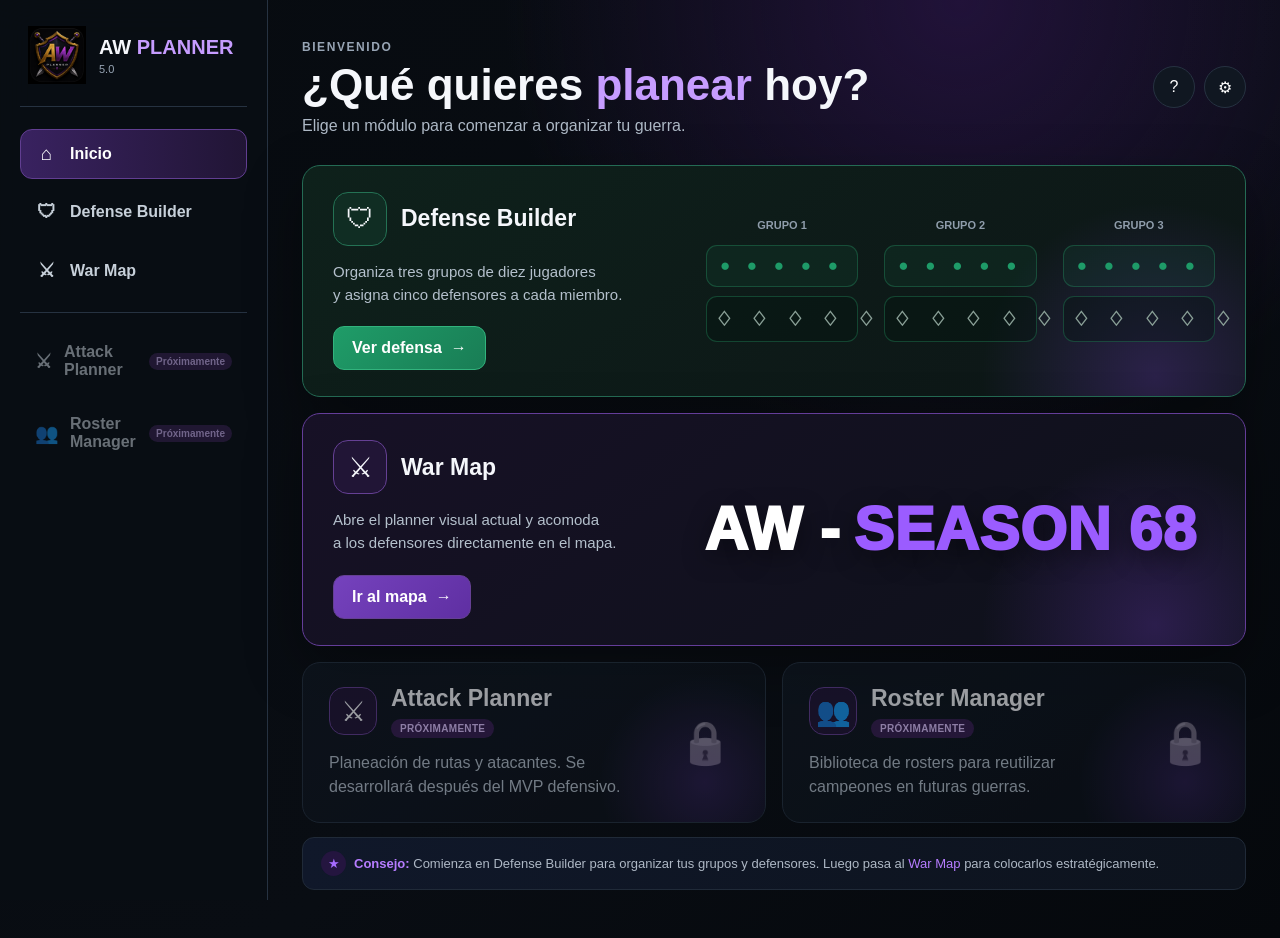
<file: index.html>
<!doctype html>
<html lang="es">
<head>
  <meta charset="utf-8">
  <meta name="viewport" content="width=device-width,initial-scale=1">
  <link rel="icon" href="favicon.png">
  <meta name="theme-color" content="#6D28D9">
  <title>AW Planner 5.0</title>
  <meta name="description" content="Planifica una Alliance War en menos de 10 minutos.">
  <link rel="stylesheet" href="css/app.css">
</head>
<body>
  <div class="mobile-top">
    <img src="favicon.png" alt="AW">
    <strong>AW <span style="color:var(--purple2)">PLANNER</span></strong>
    <button class="mobile-menu" data-mobile-menu aria-label="Abrir menú">☰</button>
  </div>

  <nav class="mobile-nav" data-mobile-nav>
    <a class="nav-link active" href="index.html"><span class="nav-icon">⌂</span>Inicio</a>
    <a class="nav-link" href="defense-builder.html"><span class="nav-icon">🛡</span>Defense Builder</a>
    <a class="nav-link" href="war-map.html"><span class="nav-icon">⚔</span>War Map</a>
    <span class="nav-link disabled"><span class="nav-icon">⚔</span>Attack Planner<span class="badge">Próximamente</span></span>
    <span class="nav-link disabled"><span class="nav-icon">👥</span>Roster Manager<span class="badge">Próximamente</span></span>
  </nav>

  <div class="app-shell">
    <aside class="sidebar">
      <div class="brand-lockup">
        <img src="favicon.png" alt="AW Planner">
        <div>
          <strong>AW <span>PLANNER</span></strong>
          <div class="version">5.0</div>
        </div>
      </div>

      <nav class="nav">
        <a class="nav-link active" href="index.html"><span class="nav-icon">⌂</span>Inicio</a>
        <a class="nav-link" href="defense-builder.html"><span class="nav-icon">🛡</span>Defense Builder</a>
        <a class="nav-link" href="war-map.html"><span class="nav-icon">⚔</span>War Map</a>
        <div class="nav-divider"></div>
        <span class="nav-link disabled"><span class="nav-icon">⚔</span>Attack Planner<span class="badge">Próximamente</span></span>
        <span class="nav-link disabled"><span class="nav-icon">👥</span>Roster Manager<span class="badge">Próximamente</span></span>
      </nav>

    </aside>

    <main class="main dashboard-main">
      <header class="topbar">
        <div>
          <div class="eyebrow">Bienvenido</div>
          <h1>¿Qué quieres <span>planear</span> hoy?</h1>
          <p class="hero-copy">Elige un módulo para comenzar a organizar tu guerra.</p>
        </div>
        <div class="top-actions">
          <button class="round-btn" title="Ayuda">?</button>
          <button class="round-btn" title="Configuración">⚙</button>
        </div>
      </header>

      <section class="dashboard-modules">
        <article class="module-card module-card-wide defense featured-step">
          <div class="card-copy">
            <div class="module-head">
              <div class="module-icon">🛡</div>
              <div>
                <h2>Defense Builder</h2>
              </div>
            </div>
            <p>Organiza tres grupos de diez jugadores<br>y asigna cinco defensores a cada miembro.</p>
            <div class="module-actions"><a class="btn green" href="defense-builder.html">Ver defensa <span>→</span></a></div>
          </div>
          <div class="defense-visual" aria-hidden="true">
            <div class="mini-group"><span>GRUPO 1</span><div class="people-row">● ● ● ● ●</div><div class="shield-row">♢ ♢ ♢ ♢ ♢</div></div>
            <div class="mini-group"><span>GRUPO 2</span><div class="people-row">● ● ● ● ●</div><div class="shield-row">♢ ♢ ♢ ♢ ♢</div></div>
            <div class="mini-group"><span>GRUPO 3</span><div class="people-row">● ● ● ● ●</div><div class="shield-row">♢ ♢ ♢ ♢ ♢</div></div>
          </div>
        </article>

        <article class="module-card module-card-wide primary featured-step">
          <div class="card-copy">
            <div class="module-head">
              <div class="module-icon">⚔</div>
              <div>
                <h2>War Map</h2>
              </div>
            </div>
            <p>Abre el planner visual actual y acomoda<br>a los defensores directamente en el mapa.</p>
            <div class="module-actions"><a class="btn" href="war-map.html">Ir al mapa <span>→</span></a></div>
          </div>
          <div class="war-season" aria-label="Temporada actual de Alliance War">
            <span>AW -</span> <strong>SEASON 68</strong>
          </div>
        </article>

        <div class="future-grid">
          <article class="module-card locked compact-card">
            <div class="module-head"><div class="module-icon">⚔</div><div><h2>Attack Planner</h2><span class="step-label purple-label">Próximamente</span></div></div>
            <p>Planeación de rutas y atacantes. Se desarrollará después del MVP defensivo.</p>
            <div class="lock-mark">🔒</div>
          </article>
          <article class="module-card locked compact-card">
            <div class="module-head"><div class="module-icon">👥</div><div><h2>Roster Manager</h2><span class="step-label purple-label">Próximamente</span></div></div>
            <p>Biblioteca de rosters para reutilizar campeones en futuras guerras.</p>
            <div class="lock-mark">🔒</div>
          </article>
        </div>
      </section>

      <aside class="dashboard-tip"><span class="tip-star">★</span><strong>Consejo:</strong> Comienza en Defense Builder para organizar tus grupos y defensores. Luego pasa al <span>War Map</span> para colocarlos estratégicamente.</aside>
    </main>
  </div>
  <script src="js/app.js"></script>
</body>
</html>
</file>
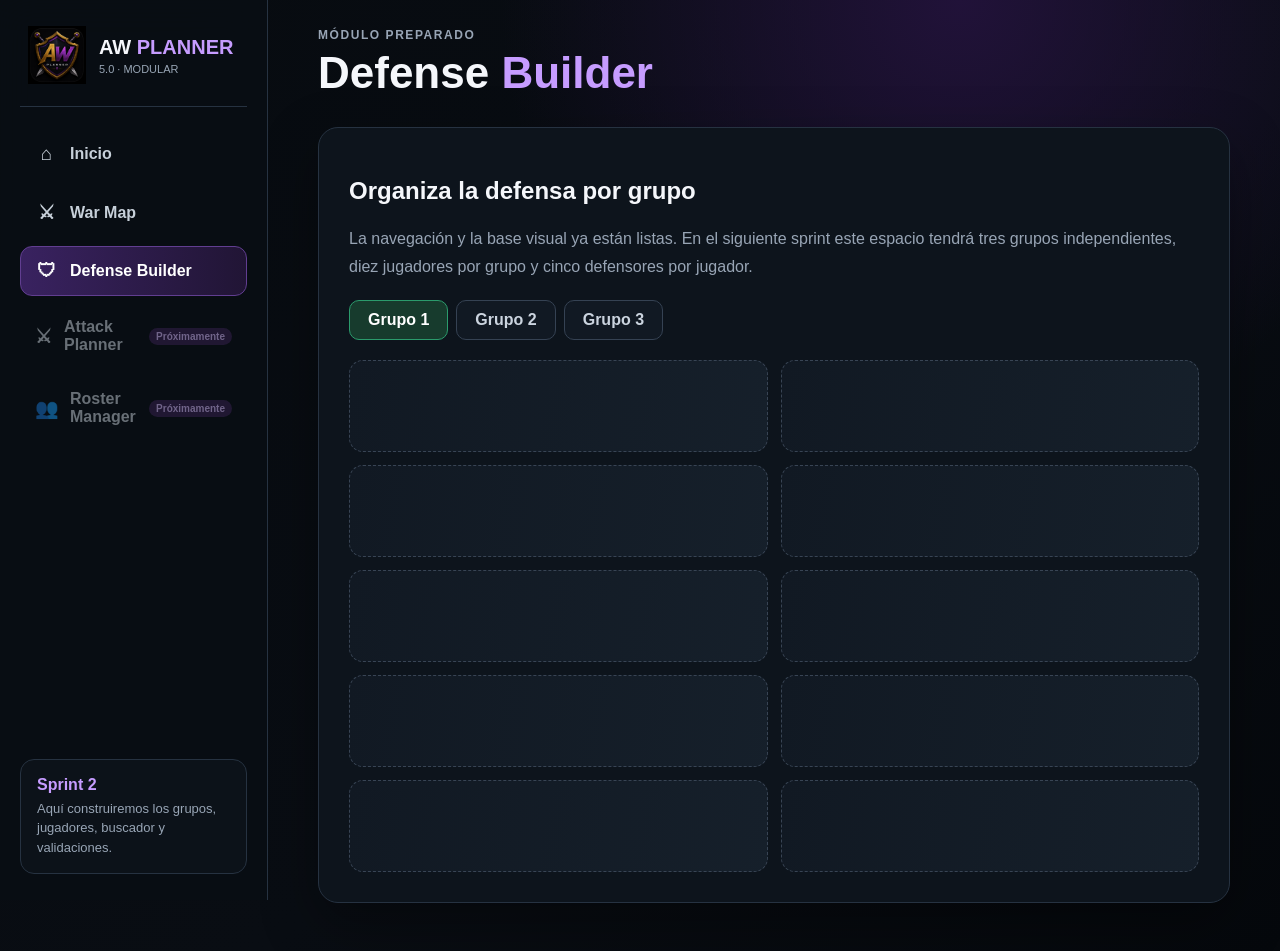
<file: defense-builder.html>
<!doctype html><html lang="es"><head><meta charset="utf-8"><meta name="viewport" content="width=device-width,initial-scale=1"><link rel="icon" href="favicon.png"><meta name="theme-color" content="#6D28D9"><title>Defense Builder | AW Planner</title><link rel="stylesheet" href="css/app.css"></head><body><div class="mobile-top"><img src="favicon.png" alt="AW"><strong>Defense Builder</strong><button class="mobile-menu" data-mobile-menu>☰</button></div><nav class="mobile-nav" data-mobile-nav><a class="nav-link" href="index.html"><span class="nav-icon">⌂</span>Inicio</a><a class="nav-link" href="war-map.html"><span class="nav-icon">⚔</span>War Map</a><a class="nav-link active" href="defense-builder.html"><span class="nav-icon">🛡</span>Defense Builder</a><span class="nav-link disabled"><span class="nav-icon">⚔</span>Attack Planner<span class="badge">Próximamente</span></span><span class="nav-link disabled"><span class="nav-icon">👥</span>Roster Manager<span class="badge">Próximamente</span></span></nav><div class="app-shell"><aside class="sidebar"><div class="brand-lockup"><img src="favicon.png" alt="AW Planner"><div><strong>AW <span>PLANNER</span></strong><div class="version">5.0 · MODULAR</div></div></div><nav class="nav"><a class="nav-link" href="index.html"><span class="nav-icon">⌂</span>Inicio</a><a class="nav-link" href="war-map.html"><span class="nav-icon">⚔</span>War Map</a><a class="nav-link active" href="defense-builder.html"><span class="nav-icon">🛡</span>Defense Builder</a><span class="nav-link disabled"><span class="nav-icon">⚔</span>Attack Planner<span class="badge">Próximamente</span></span><span class="nav-link disabled"><span class="nav-icon">👥</span>Roster Manager<span class="badge">Próximamente</span></span></nav><div class="sidebar-note"><strong>Sprint 2</strong><p>Aquí construiremos los grupos, jugadores, buscador y validaciones.</p></div></aside><main class="main placeholder"><header class="topbar"><div><div class="eyebrow">Módulo preparado</div><h1>Defense <span>Builder</span></h1></div></header><section class="placeholder-card"><h2>Organiza la defensa por grupo</h2><p class="coming-note">La navegación y la base visual ya están listas. En el siguiente sprint este espacio tendrá tres grupos independientes, diez jugadores por grupo y cinco defensores por jugador.</p><div class="group-tabs"><button class="group-tab active">Grupo 1</button><button class="group-tab">Grupo 2</button><button class="group-tab">Grupo 3</button></div><div class="placeholder-grid"><div class="player-skeleton"></div><div class="player-skeleton"></div><div class="player-skeleton"></div><div class="player-skeleton"></div><div class="player-skeleton"></div><div class="player-skeleton"></div><div class="player-skeleton"></div><div class="player-skeleton"></div><div class="player-skeleton"></div><div class="player-skeleton"></div></div></section></main></div><script src="js/app.js"></script></body></html>
</file>
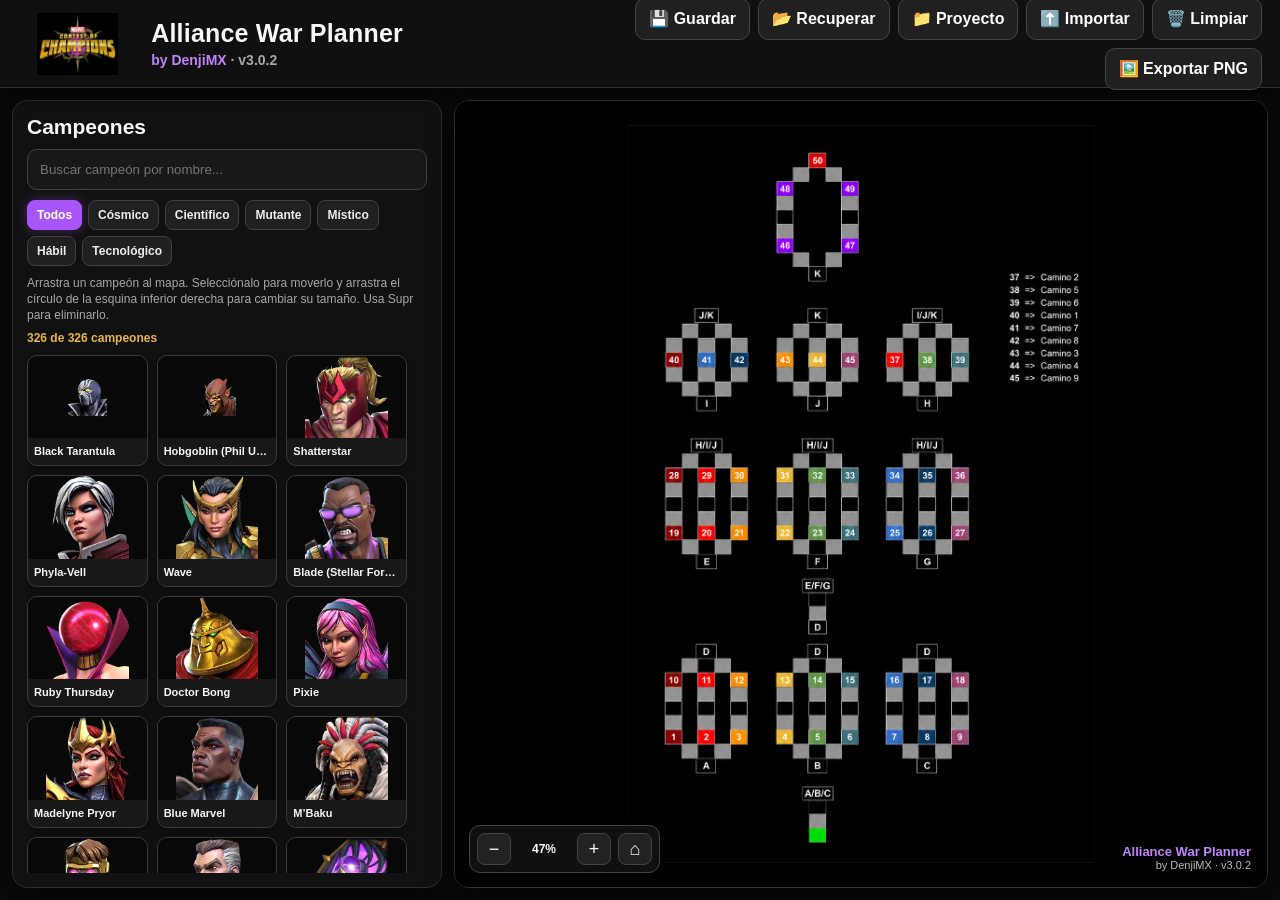
<file: index-desktop-legacy.html>
<!doctype html>
<html lang="es">
<head>
<link rel="icon" type="image/png" href="favicon.png">
<link rel="apple-touch-icon" href="favicon.png">
<meta name="theme-color" content="#6D28D9">
<title>AW Planner | DenjiMX</title>

<meta name="description"
content="The ultimate Alliance War Planner for Marvel Contest of Champions.">

<meta property="og:title"
content="AW Planner | DenjiMX">

<meta property="og:description"
content="Plan your Alliance War defenses faster than ever.">
<meta property="og:image"
content="https://denjimx.github.io/alliance-war-planner/favicon.png">
<meta charset="utf-8">
<meta name="viewport" content="width=device-width,initial-scale=1">
<title>Alliance War Planner v3.0.2 by DenjiMX</title>
<style>
:root{--bg:#090909;--panel:#111;--card:#181818;--line:#303030;--text:#f7f7f7;--muted:#a8a8a8;--purple:#a855f7;--purple2:#c084fc;--gold:#e8b64c;--header:88px}
*{box-sizing:border-box}html,body{height:100%}body{margin:0;background:var(--bg);color:var(--text);font-family:Inter,Segoe UI,Arial,sans-serif;overflow:hidden}
button,.fileBtn{font:inherit}
header{height:var(--header);background:#101010;border-bottom:1px solid var(--line);display:flex;align-items:center;padding:10px 18px;gap:14px;box-shadow:0 5px 20px #0008;position:relative;z-index:10}
.logo{width:120px;height:62px;object-fit:contain}.brand{min-width:310px;margin-right:auto}.brand h1{font-size:25px;margin:0 0 4px;letter-spacing:.2px}.brand .sub{color:var(--purple2);font-weight:800;font-size:14px}.brand .version{color:var(--muted);font-weight:600}
.toolbar{display:flex;gap:8px;align-items:center;flex-wrap:wrap;justify-content:flex-end}.btn,.fileBtn{height:42px;background:#202020;color:#fff;border:1px solid #444;border-radius:10px;padding:0 13px;cursor:pointer;font-weight:750;display:inline-flex;align-items:center;gap:7px;transition:.15s ease;white-space:nowrap}.btn:hover,.fileBtn:hover{background:#2a1838;border-color:var(--purple);box-shadow:0 0 0 2px #a855f722;color:#fff;transform:translateY(-1px)}.btn.gold:hover{border-color:var(--gold);background:#352b15}.btn.danger:hover{border-color:#ef4444;background:#321719}.btn:active,.fileBtn:active{transform:translateY(0)}
.app{height:calc(100vh - var(--header));display:grid;grid-template-columns:430px minmax(0,1fr);gap:12px;padding:12px}
aside{background:var(--panel);border:1px solid var(--line);border-radius:15px;padding:14px;display:flex;flex-direction:column;min-height:0;box-shadow:0 12px 30px #0007}aside h2{margin:0;font-size:21px}.search{width:100%;background:#181818;color:#fff;border:1px solid #444;border-radius:10px;padding:12px;margin:10px 0;outline:none}.search:focus{border-color:var(--purple);box-shadow:0 0 0 3px #a855f722}.filters{display:flex;gap:6px;flex-wrap:wrap;margin-bottom:9px}.filter{background:#202020;color:#eee;border:1px solid #414141;border-radius:8px;padding:7px 9px;font-size:12px;font-weight:800;cursor:pointer;transition:.15s}.filter:hover{border-color:var(--purple);background:#2a1838}.filter.active{background:var(--purple);border-color:var(--purple);color:#fff;box-shadow:0 0 12px #a855f755}.hint{font-size:12px;color:var(--muted);margin:0 0 7px;line-height:1.35}#status{font-size:12px;color:var(--gold);margin-bottom:5px;font-weight:700}
#gallery{flex:1;min-height:0;overflow-y:auto;overflow-x:hidden;display:grid;grid-template-columns:repeat(3,minmax(0,1fr));grid-auto-rows:max-content;align-content:start;gap:9px;padding:5px 5px 14px 0;scrollbar-gutter:stable}.card{background:var(--card);border:1px solid #3b3b3b;border-radius:10px;overflow:hidden;cursor:grab;position:relative;min-width:0;transition:.15s;box-shadow:0 4px 10px #0005}.card:hover{border-color:var(--purple);box-shadow:0 0 0 2px #a855f733,0 8px 16px #0009;transform:translateY(-2px)}.card:active{cursor:grabbing}.card img{display:block;width:100%;height:auto;aspect-ratio:720/500;object-fit:contain;background:#080808}.card span{display:block;padding:7px 6px;font-size:11px;line-height:1.2;white-space:nowrap;overflow:hidden;text-overflow:ellipsis;font-weight:700}
.workspace{background:#000;border:1px solid var(--line);border-radius:15px;overflow:hidden;position:relative;box-shadow:0 12px 30px #0007}.viewport{position:absolute;inset:0;overflow:hidden;background:#000;cursor:default}.viewport.panning{cursor:grabbing}.stage{position:absolute;width:997px;height:1577px;background:#000;transform-origin:0 0;box-shadow:0 0 0 1px #222,0 20px 60px #000}.stage>img{display:block;width:100%;height:100%;object-fit:contain;pointer-events:none;user-select:none}
.placed-item{position:absolute;width:112px;height:78px;cursor:move;user-select:none;touch-action:none;z-index:2}.placed-item img{display:block;width:100%;height:100%;object-fit:cover;border:3px solid var(--purple);border-radius:10px;box-shadow:0 5px 15px #000;pointer-events:none}.placed-item.selected img{outline:2px solid #fff;box-shadow:0 0 0 4px #a855f744,0 8px 18px #000}.resize-handle{position:absolute;width:20px;height:20px;right:-9px;bottom:-9px;border-radius:50%;background:#fff;border:4px solid var(--purple);cursor:nwse-resize;display:none;z-index:4;box-shadow:0 2px 8px #000}.placed-item.selected .resize-handle{display:block}.name-tag{position:absolute;left:50%;bottom:-25px;transform:translateX(-50%);background:#111e;color:#fff;border:1px solid #555;border-radius:6px;padding:3px 6px;font-size:10px;font-weight:800;white-space:nowrap;display:none;pointer-events:none}.placed-item.selected .name-tag{display:block}
.zoomBar{position:absolute;left:14px;bottom:14px;z-index:5;display:flex;align-items:center;gap:7px;background:#121212e8;border:1px solid #444;border-radius:11px;padding:7px;box-shadow:0 5px 16px #000}.zoomBar button{width:34px;height:32px;border:1px solid #444;background:#222;color:#fff;border-radius:8px;font-size:18px;cursor:pointer}.zoomBar button:hover{border-color:var(--purple);background:#2a1838}.zoomBar span{min-width:52px;text-align:center;font-size:12px;font-weight:800}.watermark{position:absolute;right:16px;bottom:16px;z-index:5;text-align:right;color:#bbb;font-size:11px;pointer-events:none;text-shadow:0 2px 4px #000}.watermark b{color:var(--purple2);font-size:13px}
.toast{position:fixed;left:50%;top:104px;transform:translate(-50%,-20px);opacity:0;pointer-events:none;background:#171717;border:1px solid var(--purple);border-radius:10px;padding:10px 16px;font-weight:800;z-index:50;transition:.2s;box-shadow:0 8px 26px #000}.toast.show{opacity:1;transform:translate(-50%,0)}
@media(max-width:1250px){.app{grid-template-columns:370px minmax(0,1fr)}#gallery{grid-template-columns:repeat(2,minmax(0,1fr))}.brand h1{font-size:21px}.btn,.fileBtn{padding:0 10px;font-size:13px}}
@media(max-width:900px){body{overflow:auto}header{height:auto;min-height:88px;flex-wrap:wrap}.toolbar{width:100%;justify-content:flex-start}.app{height:calc(100vh - 150px);grid-template-columns:330px minmax(600px,1fr);overflow:auto}}
</style>
</head>
<body>
<header>
<img class="logo" src="assets/logo.png" alt="Logo MCOC">
<div class="brand"><h1>Alliance War Planner</h1><div class="sub">by DenjiMX <span class="version">· v3.0.2</span></div></div>
<div class="toolbar">
<button class="btn" id="saveLocal">💾 Guardar</button>
<button class="btn" id="recoverLocal">📂 Recuperar</button>
<button class="btn" id="downloadProject">📁 Proyecto</button>
<label class="fileBtn">⬆️ Importar<input id="importProject" type="file" accept="application/json" hidden></label>
<button class="btn danger" id="clear">🗑️ Limpiar</button>
<button class="btn gold" id="export">🖼️ Exportar PNG</button>
</div>
</header>
<div class="app">
<aside>
<h2>Campeones</h2>
<input id="search" class="search" placeholder="Buscar campeón por nombre...">
<div class="filters" id="filters"></div>
<p class="hint">Arrastra un campeón al mapa. Selecciónalo para moverlo y arrastra el círculo de la esquina inferior derecha para cambiar su tamaño. Usa Supr para eliminarlo.</p>
<div id="status"></div><div id="gallery"></div>
</aside>
<main class="workspace">
<div id="viewport" class="viewport"><div id="stage" class="stage"><img id="map" src="assets/map.png" alt="Mapa de Alliance War"></div></div>
<div class="zoomBar"><button id="zoomOut" title="Alejar">−</button><span id="zoomLabel">50%</span><button id="zoomIn" title="Acercar">+</button><button id="fit" title="Ajustar mapa">⌂</button></div>
<div class="watermark"><b>Alliance War Planner</b><br>by DenjiMX · v3.0.2</div>
</main>
</div>
<div id="toast" class="toast"></div>
<script>
const champions=[{"name":"Black Tarantula","class":"skill","classLabel":"Hábil","image":"assets/champions/skill/blacktarantula.png"},{"name":"Hobgoblin (Phil Urich)","class":"tech","classLabel":"Tecnológico","image":"assets/champions/tech/hobgoblin-philurich.png"},{"name":"Shatterstar","class":"mutant","classLabel":"Mutante","image":"assets/champions/mutant/shatterstar.png"},{"name":"Phyla-Vell","class":"cosmic","classLabel":"Cósmico","image":"assets/champions/cosmic/phylavell.png"},{"name":"Wave","class":"science","classLabel":"Científico","image":"assets/champions/science/wave.png"},{"name":"Blade (Stellar Forged)","class":"mystic","classLabel":"Místico","image":"assets/champions/mystic/blade-stellar.png"},{"name":"Ruby Thursday","class":"tech","classLabel":"Tecnológico","image":"assets/champions/tech/rubythursday.png"},{"name":"Doctor Bong","class":"skill","classLabel":"Hábil","image":"assets/champions/skill/doctorbong.png"},{"name":"Pixie","class":"mutant","classLabel":"Mutante","image":"assets/champions/mutant/pixie.png"},{"name":"Madelyne Pryor","class":"mystic","classLabel":"Místico","image":"assets/champions/mystic/madelynepryor.png"},{"name":"Blue Marvel","class":"science","classLabel":"Científico","image":"assets/champions/science/bluemarvel.png"},{"name":"M’Baku","class":"skill","classLabel":"Hábil","image":"assets/champions/skill/mbaku.png"},{"name":"Star-Lord (Stellar Forged)","class":"skill","classLabel":"Hábil","image":"assets/champions/skill/starlord-stellar.png"},{"name":"Spider-Slayer (J. Jonah Jameson)","class":"tech","classLabel":"Tecnológico","image":"assets/champions/tech/jjj-spiderslayer.png"},{"name":"Imperiosa","class":"cosmic","classLabel":"Cósmico","image":"assets/champions/cosmic/imperiosa.png"},{"name":"Spider-Man (Pavitr Prabhakar)","class":"mystic","classLabel":"Místico","image":"assets/champions/mystic/spiderman-pavitr.png"},{"name":"Lizard","class":"science","classLabel":"Científico","image":"assets/champions/science/lizard.png"},{"name":"Franken-Castle","class":"skill","classLabel":"Hábil","image":"assets/champions/skill/frankencastle.png"},{"name":"Dracula","class":"mystic","classLabel":"Místico","image":"assets/champions/mystic/dracula.png"},{"name":"Mr. Knight","class":"skill","classLabel":"Hábil","image":"assets/champions/skill/misterknight.png"},{"name":"Silver Samurai","class":"mutant","classLabel":"Mutante","image":"assets/champions/mutant/silversamurai.png"},{"name":"Cassandra Nova","class":"mutant","classLabel":"Mutante","image":"assets/champions/mutant/cassandranova.png"},{"name":"Solvarch","class":"tech","classLabel":"Tecnológico","image":"assets/champions/tech/solvarch.png"},{"name":"High Evolutionary","class":"science","classLabel":"Científico","image":"assets/champions/science/highevolutionary.png"},{"name":"The Maker","class":"tech","classLabel":"Tecnológico","image":"assets/champions/tech/maker.png"},{"name":"Nico Minoru","class":"mystic","classLabel":"Místico","image":"assets/champions/mystic/nicominoru.png"},{"name":"Karolina Dean","class":"cosmic","classLabel":"Cósmico","image":"assets/champions/cosmic/karolinadean.png"},{"name":"Yelena Belova","class":"skill","classLabel":"Hábil","image":"assets/champions/skill/yelenabelova.png"},{"name":"Dark Phoenix","class":"cosmic","classLabel":"Cósmico","image":"assets/champions/cosmic/dark-phoenix.png"},{"name":"Lumatrix","class":"skill","classLabel":"Hábil","image":"assets/champions/skill/lumatrix.png"},{"name":"Spider-Woman","class":"science","classLabel":"Científico","image":"assets/champions/science/spiderwoman.png"},{"name":"Jean Grey","class":"mutant","classLabel":"Mutante","image":"assets/champions/mutant/jeangrey-current.png"},{"name":"Bastion","class":"tech","classLabel":"Tecnológico","image":"assets/champions/tech/bastion.png"},{"name":"Falcon (Joaquin Torres)","class":"science","classLabel":"Científico","image":"assets/champions/science/falcon-joaquintorres.png"},{"name":"Arnim Zola","class":"tech","classLabel":"Tecnológico","image":"assets/champions/tech/arnimzola.png"},{"name":"Gentle","class":"mutant","classLabel":"Mutante","image":"assets/champions/mutant/gentle.png"},{"name":"Okoye","class":"skill","classLabel":"Hábil","image":"assets/champions/skill/okoye.png"},{"name":"Thanos (Deathless)","class":"cosmic","classLabel":"Cósmico","image":"assets/champions/cosmic/thanos-deathless-trophy.png"},{"name":"Isophyne","class":"mystic","classLabel":"Místico","image":"assets/champions/mystic/isophyne.png"},{"name":"Dazzler","class":"mutant","classLabel":"Mutante","image":"assets/champions/mutant/dazzler.png"},{"name":"Spiral","class":"mystic","classLabel":"Místico","image":"assets/champions/mystic/spiral.png"},{"name":"Jack O’Lantern","class":"tech","classLabel":"Tecnológico","image":"assets/champions/tech/jackolantern.png"},{"name":"Scream","class":"cosmic","classLabel":"Cósmico","image":"assets/champions/cosmic/scream.png"},{"name":"She-Hulk (Deathless)","class":"science","classLabel":"Científico","image":"assets/champions/science/shehulk-1.png"},{"name":"Shathra","class":"mystic","classLabel":"Místico","image":"assets/champions/mystic/shathra.png"},{"name":"Count Nefaria","class":"science","classLabel":"Científico","image":"assets/champions/science/countnefaria.png"},{"name":"Enchantress","class":"mystic","classLabel":"Místico","image":"assets/champions/mystic/enchantress.png"},{"name":"Beta Ray Bill","class":"cosmic","classLabel":"Cósmico","image":"assets/champions/cosmic/betaraybill.png"},{"name":"Vision (Deathless)","class":"tech","classLabel":"Tecnológico","image":"assets/champions/tech/vision-deathless.png"},{"name":"The Leader","class":"science","classLabel":"Científico","image":"assets/champions/science/leader.png"},{"name":"Patriot","class":"skill","classLabel":"Hábil","image":"assets/champions/skill/patriot.png"},{"name":"Northstar","class":"mutant","classLabel":"Mutante","image":"assets/champions/mutant/northstar.png"},{"name":"Arcade","class":"tech","classLabel":"Tecnológico","image":"assets/champions/tech/arcade.png"},{"name":"Silver Sable","class":"skill","classLabel":"Hábil","image":"assets/champions/skill/silversable.png"},{"name":"Negasonic Teenage Warhead","class":"mutant","classLabel":"Mutante","image":"assets/champions/mutant/negasonicteenagewarhead.png"},{"name":"King Groot (Deathless)","class":"cosmic","classLabel":"Cósmico","image":"assets/champions/cosmic/groot-king-deathless.png"},{"name":"Prowler","class":"tech","classLabel":"Tecnológico","image":"assets/champions/tech/prowler.png"},{"name":"Spider-Punk","class":"science","classLabel":"Científico","image":"assets/champions/science/spiderpunk.png"},{"name":"The Destroyer","class":"mystic","classLabel":"Místico","image":"assets/champions/mystic/destroyer.png"},{"name":"The Serpent","class":"cosmic","classLabel":"Cósmico","image":"assets/champions/cosmic/serpent.png"},{"name":"Ironheart","class":"tech","classLabel":"Tecnológico","image":"assets/champions/tech/ironheart.png"},{"name":"Dust","class":"mutant","classLabel":"Mutante","image":"assets/champions/mutant/dust.png"},{"name":"White Tiger","class":"mystic","classLabel":"Místico","image":"assets/champions/mystic/whitetiger.png"},{"name":"Bullseye","class":"skill","classLabel":"Hábil","image":"assets/champions/skill/bullseye.png"},{"name":"Onslaught","class":"mutant","classLabel":"Mutante","image":"assets/champions/mutant/onslaught.png"},{"name":"Guillotine (Deathless)","class":"mystic","classLabel":"Místico","image":"assets/champions/mystic/guillotine-nameless.png"},{"name":"Maestro","class":"cosmic","classLabel":"Cósmico","image":"assets/champions/cosmic/maestro-trophy.png"},{"name":"Chee'ilth","class":"skill","classLabel":"Hábil","image":"assets/champions/skill/cheeilth.png"},{"name":"Kushala","class":"mystic","classLabel":"Místico","image":"assets/champions/mystic/kushala.png"},{"name":"Morbius","class":"science","classLabel":"Científico","image":"assets/champions/science/morbius.png"},{"name":"Werewolf By Night","class":"mystic","classLabel":"Místico","image":"assets/champions/mystic/werewolfbynight.png"},{"name":"Gladiator","class":"cosmic","classLabel":"Cósmico","image":"assets/champions/cosmic/gladiator.png"},{"name":"Photon","class":"science","classLabel":"Científico","image":"assets/champions/science/photon.png"},{"name":"Vox","class":"cosmic","classLabel":"Cósmico","image":"assets/champions/cosmic/vox.png"},{"name":"Kindred","class":"mystic","classLabel":"Místico","image":"assets/champions/mystic/kindred.png"},{"name":"Silk","class":"science","classLabel":"Científico","image":"assets/champions/science/silk.png"},{"name":"Lady Deathstrike","class":"tech","classLabel":"Tecnológico","image":"assets/champions/tech/ladydeathstrike.png"},{"name":"Dani Moonstar","class":"mutant","classLabel":"Mutante","image":"assets/champions/mutant/danimoonstar.png"},{"name":"Moondragon","class":"skill","classLabel":"Hábil","image":"assets/champions/skill/moondragon.png"},{"name":"Adam Warlock","class":"cosmic","classLabel":"Cósmico","image":"assets/champions/cosmic/adam.png"},{"name":"Shocker","class":"tech","classLabel":"Tecnológico","image":"assets/champions/tech/shocker.png"},{"name":"Sandman","class":"science","classLabel":"Científico","image":"assets/champions/science/sandman.png"},{"name":"Viv Vision","class":"tech","classLabel":"Tecnológico","image":"assets/champions/tech/vivvision.png"},{"name":"Kate Bishop","class":"skill","classLabel":"Hábil","image":"assets/champions/skill/katebishop.png"},{"name":"Cassie Lang","class":"science","classLabel":"Científico","image":"assets/champions/science/cassielang.png"},{"name":"Ant-Man (Future)","class":"tech","classLabel":"Tecnológico","image":"assets/champions/tech/antman-future.png"},{"name":"Baron Zemo","class":"skill","classLabel":"Hábil","image":"assets/champions/skill/baronzemo.png"},{"name":"Absorbing Man","class":"mystic","classLabel":"Místico","image":"assets/champions/mystic/absorbingman.png"},{"name":"Wong","class":"mystic","classLabel":"Místico","image":"assets/champions/mystic/wong.png"},{"name":"Wiccan","class":"mystic","classLabel":"Místico","image":"assets/champions/mystic/wiccan.png"},{"name":"Valkyrie","class":"skill","classLabel":"Hábil","image":"assets/champions/skill/valkyrie.png"},{"name":"Titania","class":"science","classLabel":"Científico","image":"assets/champions/science/titania.png"},{"name":"Spot","class":"science","classLabel":"Científico","image":"assets/champions/science/spot.png"},{"name":"Spider-Man (Supreme)","class":"mystic","classLabel":"Místico","image":"assets/champions/mystic/spiderman-supreme.png"},{"name":"Shuri","class":"tech","classLabel":"Tecnológico","image":"assets/champions/tech/shuri.png"},{"name":"Rintrah","class":"mystic","classLabel":"Místico","image":"assets/champions/mystic/rintrah.png"},{"name":"QuickSilver","class":"science","classLabel":"Científico","image":"assets/champions/science/quicksilver.png"},{"name":"Mantis","class":"skill","classLabel":"Hábil","image":"assets/champions/skill/mantis.png"},{"name":"Jessica Jones","class":"science","classLabel":"Científico","image":"assets/champions/science/jessica.png"},{"name":"Iron Man (Infamous)","class":"tech","classLabel":"Tecnológico","image":"assets/champions/tech/ironman-infamous.png"},{"name":"Hulkling","class":"cosmic","classLabel":"Cósmico","image":"assets/champions/cosmic/hulkling.png"},{"name":"Gorr","class":"cosmic","classLabel":"Cósmico","image":"assets/champions/cosmic/gorr.png"},{"name":"Galan","class":"cosmic","classLabel":"Cósmico","image":"assets/champions/cosmic/galan.png"},{"name":"Attuma","class":"skill","classLabel":"Hábil","image":"assets/champions/skill/attuma.png"},{"name":"Black Cat","class":"skill","classLabel":"Hábil","image":"assets/champions/skill/black-cat.png"},{"name":"Misty Knight","class":"skill","classLabel":"Hábil","image":"assets/champions/skill/misty-knight.png"},{"name":"Captain Britain","class":"mutant","classLabel":"Mutante","image":"assets/champions/mutant/captainbritain.png"},{"name":"Sauron","class":"mutant","classLabel":"Mutante","image":"assets/champions/mutant/sauron.png"},{"name":"Captain America (Sam Wilson)","class":"tech","classLabel":"Tecnológico","image":"assets/champions/tech/captainamerica-samwilson.png"},{"name":"Scorpion","class":"science","classLabel":"Científico","image":"assets/champions/science/scorpion.png"},{"name":"Toad","class":"mutant","classLabel":"Mutante","image":"assets/champions/mutant/toad.png"},{"name":"Omega Sentinel","class":"tech","classLabel":"Tecnológico","image":"assets/champions/tech/omegasentinel.png"},{"name":"Odin","class":"cosmic","classLabel":"Cósmico","image":"assets/champions/cosmic/odin.png"},{"name":"Psycho-Man","class":"tech","classLabel":"Tecnológico","image":"assets/champions/tech/psycho-man.png"},{"name":"Purgatory","class":"mystic","classLabel":"Místico","image":"assets/champions/mystic/purgatory.png"},{"name":"Super-Skrull","class":"cosmic","classLabel":"Cósmico","image":"assets/champions/cosmic/super-skrull.png"},{"name":"Kraven","class":"skill","classLabel":"Hábil","image":"assets/champions/skill/kraven.png"},{"name":"America Chavez","class":"mystic","classLabel":"Místico","image":"assets/champions/mystic/americachavez.png"},{"name":"Mangog","class":"mystic","classLabel":"Místico","image":"assets/champions/mystic/mangog.png"},{"name":"Jubilee","class":"mutant","classLabel":"Mutante","image":"assets/champions/mutant/jubilee.png"},{"name":"Jabari Panther","class":"skill","classLabel":"Hábil","image":"assets/champions/skill/jabari-panther.png"},{"name":"Ikaris","class":"cosmic","classLabel":"Cósmico","image":"assets/champions/cosmic/ikaris.png"},{"name":"Peni Parker","class":"tech","classLabel":"Tecnológico","image":"assets/champions/tech/peniparker.png"},{"name":"Silver Centurion","class":"tech","classLabel":"Tecnológico","image":"assets/champions/tech/ironman-silvercenturion.png"},{"name":"Anti-Venom","class":"science","classLabel":"Científico","image":"assets/champions/science/antivenom.png"},{"name":"The Overseer","class":"science","classLabel":"Científico","image":"assets/champions/science/maestro-overseer.png"},{"name":"Sersi","class":"cosmic","classLabel":"Cósmico","image":"assets/champions/cosmic/sersi.png"},{"name":"Stryfe","class":"mutant","classLabel":"Mutante","image":"assets/champions/mutant/stryfe.png"},{"name":"Shang Chi","class":"skill","classLabel":"Hábil","image":"assets/champions/skill/shangchi.png"},{"name":"Spider Man 2099","class":"science","classLabel":"Científico","image":"assets/champions/science/spiderman-2099.png"},{"name":"Mister Negative","class":"science","classLabel":"Científico","image":"assets/champions/science/misternegative.png"},{"name":"Scarlet Witch (Sigil)","class":"mystic","classLabel":"Místico","image":"assets/champions/mystic/scarletwitch-current.png"},{"name":"Knull","class":"cosmic","classLabel":"Cósmico","image":"assets/champions/cosmic/knull.png"},{"name":"Nimrod","class":"tech","classLabel":"Tecnológico","image":"assets/champions/tech/nimrod.png"},{"name":"Hercules","class":"cosmic","classLabel":"Cósmico","image":"assets/champions/cosmic/hercules.png"},{"name":"Kitty Pryde","class":"mutant","classLabel":"Mutante","image":"assets/champions/mutant/kittypryde.png"},{"name":"Nova","class":"cosmic","classLabel":"Cósmico","image":"assets/champions/cosmic/nova.png"},{"name":"Air-Walker","class":"cosmic","classLabel":"Cósmico","image":"assets/champions/cosmic/air-walker.png"},{"name":"Squirrel Girl","class":"skill","classLabel":"Hábil","image":"assets/champions/skill/squirrelgirl.png"},{"name":"Platinum Pool","class":"mutant","classLabel":"Mutante","image":"assets/champions/mutant/platinum-pool.png"},{"name":"Terrax","class":"cosmic","classLabel":"Cósmico","image":"assets/champions/cosmic/terrax.png"},{"name":"Red Guardian","class":"science","classLabel":"Científico","image":"assets/champions/science/redguardian.png"},{"name":"Longshot","class":"mystic","classLabel":"Místico","image":"assets/champions/mystic/longshot.png"},{"name":"Sasquatch","class":"mystic","classLabel":"Místico","image":"assets/champions/mystic/sasquatch.png"},{"name":"Wolverine (Weapon X)","class":"mutant","classLabel":"Mutante","image":"assets/champions/mutant/wolverine-weaponx.png"},{"name":"Storm (Pyramid X)","class":"mutant","classLabel":"Mutante","image":"assets/champions/mutant/storm-pyramid-x.png"},{"name":"Red Goblin","class":"cosmic","classLabel":"Cósmico","image":"assets/champions/cosmic/red-goblin.png"},{"name":"Black Widow (Deadly Origin)","class":"skill","classLabel":"Hábil","image":"assets/champions/skill/black-widow-deadly-origin.png"},{"name":"Hit-Monkey","class":"skill","classLabel":"Hábil","image":"assets/champions/skill/hitmonkey.png"},{"name":"Spider-Ham","class":"science","classLabel":"Científico","image":"assets/champions/science/spiderham.png"},{"name":"Dragon Man","class":"mystic","classLabel":"Místico","image":"assets/champions/mystic/dragonman.png"},{"name":"Mojo","class":"mystic","classLabel":"Místico","image":"assets/champions/mystic/mojo.png"},{"name":"Guardian","class":"tech","classLabel":"Tecnológico","image":"assets/champions/tech/guardian.png"},{"name":"Hulk (Immortal)","class":"science","classLabel":"Científico","image":"assets/champions/science/hulk-immortal.png"},{"name":"Abomination (Immortal)","class":"science","classLabel":"Científico","image":"assets/champions/science/abomination-immortal.png"},{"name":"Sorcerer Supreme","class":"mystic","classLabel":"Místico","image":"assets/champions/mystic/drstrange-realm.png"},{"name":"Professor X","class":"mutant","classLabel":"Mutante","image":"assets/champions/mutant/professorx.png"},{"name":"Mole Man","class":"skill","classLabel":"Hábil","image":"assets/champions/skill/moleman.png"},{"name":"Tigra","class":"mystic","classLabel":"Místico","image":"assets/champions/mystic/tigra.png"},{"name":"Cosmic Ghost Rider","class":"cosmic","classLabel":"Cósmico","image":"assets/champions/cosmic/ghostrider-cosmic.png"},{"name":"Apocalypse","class":"mutant","classLabel":"Mutante","image":"assets/champions/mutant/apocalypse.png"},{"name":"Ronin","class":"skill","classLabel":"Hábil","image":"assets/champions/skill/ronin.png"},{"name":"Invisible Woman","class":"science","classLabel":"Científico","image":"assets/champions/science/invisible-woman.png"},{"name":"Man-Thing","class":"mystic","classLabel":"Místico","image":"assets/champions/mystic/manthing.png"},{"name":"Mister Sinister","class":"mutant","classLabel":"Mutante","image":"assets/champions/mutant/mistersinister.png"},{"name":"Cull Obsidian","class":"cosmic","classLabel":"Cósmico","image":"assets/champions/cosmic/cullobsidian.png"},{"name":"Annihilus","class":"cosmic","classLabel":"Cósmico","image":"assets/champions/cosmic/annihilus.png"},{"name":"Mysterio","class":"tech","classLabel":"Tecnológico","image":"assets/champions/tech/mysterio.png"},{"name":"Elsa Bloodstone","class":"skill","classLabel":"Hábil","image":"assets/champions/skill/elsabloodstone.png"},{"name":"Spider-Man (Stealth-Suit)","class":"skill","classLabel":"Hábil","image":"assets/champions/skill/spiderman-stealth.png"},{"name":"Ebony Maw","class":"mystic","classLabel":"Místico","image":"assets/champions/mystic/ebonymaw.png"},{"name":"Havok","class":"mutant","classLabel":"Mutante","image":"assets/champions/mutant/havok.png"},{"name":"Silver Surfer","class":"cosmic","classLabel":"Cósmico","image":"assets/champions/cosmic/silver-surfer.png"},{"name":"Vision (Aarkus)","class":"cosmic","classLabel":"Cósmico","image":"assets/champions/cosmic/vision-aarkus.png"},{"name":"Thing","class":"science","classLabel":"Científico","image":"assets/champions/science/thing.png"},{"name":"Captain Marvel","class":"cosmic","classLabel":"Cósmico","image":"assets/champions/cosmic/captainmarvel-movie.png"},{"name":"Namor","class":"mutant","classLabel":"Mutante","image":"assets/champions/mutant/namor.png"},{"name":"Sunspot","class":"mutant","classLabel":"Mutante","image":"assets/champions/mutant/sunspot.png"},{"name":"Guillotine 2099","class":"tech","classLabel":"Tecnológico","image":"assets/champions/tech/guillotine-2099.png"},{"name":"Mister Fantastic","class":"science","classLabel":"Científico","image":"assets/champions/science/mister-fantastic.png"},{"name":"Warlock","class":"tech","classLabel":"Tecnológico","image":"assets/champions/tech/warlock.png"},{"name":"Nick Fury","class":"skill","classLabel":"Hábil","image":"assets/champions/skill/nickfury.png"},{"name":"Human Torch","class":"science","classLabel":"Científico","image":"assets/champions/science/human-torch.png"},{"name":"Diablo","class":"mystic","classLabel":"Místico","image":"assets/champions/mystic/diablo.png"},{"name":"Doctor Doom","class":"mystic","classLabel":"Místico","image":"assets/champions/mystic/doctordoom.png"},{"name":"Black Widow (Claire Voyant)","class":"mystic","classLabel":"Místico","image":"assets/champions/mystic/blackwidow-timely.png"},{"name":"Red Skull","class":"tech","classLabel":"Tecnológico","image":"assets/champions/tech/redskull.png"},{"name":"Korg","class":"skill","classLabel":"Hábil","image":"assets/champions/skill/korg.png"},{"name":"Sentry","class":"science","classLabel":"Científico","image":"assets/champions/science/sentry.png"},{"name":"The Champion","class":"cosmic","classLabel":"Cósmico","image":"assets/champions/cosmic/champion.png"},{"name":"Darkhawk","class":"tech","classLabel":"Tecnológico","image":"assets/champions/tech/darkhawk.png"},{"name":"Sabretooth","class":"mutant","classLabel":"Mutante","image":"assets/champions/mutant/sabretooth.png"},{"name":"Goldpool","class":"mutant","classLabel":"Mutante","image":"assets/champions/mutant/goldpool.png"},{"name":"Heimdall","class":"cosmic","classLabel":"Cósmico","image":"assets/champions/cosmic/heimdall.png"},{"name":"Venom The Duck","class":"cosmic","classLabel":"Cósmico","image":"assets/champions/cosmic/venom-the-duck.png"},{"name":"Proxima Midnight","class":"cosmic","classLabel":"Cósmico","image":"assets/champions/cosmic/proximamidnight.png"},{"name":"Sentinel","class":"tech","classLabel":"Tecnológico","image":"assets/champions/tech/sentinel.png"},{"name":"Iron Man (Infinity War)","class":"tech","classLabel":"Tecnológico","image":"assets/champions/tech/ironman-movie.png"},{"name":"Night Thrasher","class":"skill","classLabel":"Hábil","image":"assets/champions/skill/nightthrasher.png"},{"name":"Masacre","class":"skill","classLabel":"Hábil","image":"assets/champions/skill/masacre.png"},{"name":"Wasp","class":"science","classLabel":"Científico","image":"assets/champions/science/wasp.png"},{"name":"Hulk (Ragnarok)","class":"science","classLabel":"Científico","image":"assets/champions/science/hulk-ragnarok.png"},{"name":"Domino","class":"mutant","classLabel":"Mutante","image":"assets/champions/mutant/domino.png"},{"name":"Killmonger","class":"skill","classLabel":"Hábil","image":"assets/champions/skill/killmonger.png"},{"name":"Symbiote Supreme","class":"mystic","classLabel":"Místico","image":"assets/champions/mystic/symbiote-supreme.png"},{"name":"Emma Frost","class":"mutant","classLabel":"Mutante","image":"assets/champions/mutant/emmafrost.png"},{"name":"Void","class":"science","classLabel":"Científico","image":"assets/champions/science/void.png"},{"name":"Corvus Glaive","class":"cosmic","classLabel":"Cósmico","image":"assets/champions/cosmic/corvusglaive.png"},{"name":"Bishop","class":"mutant","classLabel":"Mutante","image":"assets/champions/mutant/bishop.png"},{"name":"Omega Red","class":"mutant","classLabel":"Mutante","image":"assets/champions/mutant/omega-red.png"},{"name":"Ghost","class":"tech","classLabel":"Tecnológico","image":"assets/champions/tech/ghost.png"},{"name":"Ægon","class":"skill","classLabel":"Hábil","image":"assets/champions/skill/aegon.png"},{"name":"Captain America (Infinity War)","class":"science","classLabel":"Científico","image":"assets/champions/science/caiw.png"},{"name":"Green Goblin","class":"tech","classLabel":"Tecnológico","image":"assets/champions/tech/green-goblin.png"},{"name":"Yondu","class":"tech","classLabel":"Tecnológico","image":"assets/champions/tech/yondu.png"},{"name":"Vulture","class":"tech","classLabel":"Tecnológico","image":"assets/champions/tech/vulture.png"},{"name":"Gwenpool","class":"skill","classLabel":"Hábil","image":"assets/champions/skill/gwenpool.png"},{"name":"Taskmaster","class":"skill","classLabel":"Hábil","image":"assets/champions/skill/taskmaster.png"},{"name":"M.O.D.O.K.","class":"science","classLabel":"Científico","image":"assets/champions/science/modok.png"},{"name":"Dormammu","class":"mystic","classLabel":"Místico","image":"assets/champions/mystic/dormammu.png"},{"name":"Iceman","class":"mutant","classLabel":"Mutante","image":"assets/champions/mutant/iceman.png"},{"name":"Psylocke","class":"mutant","classLabel":"Mutante","image":"assets/champions/mutant/psylocke.png"},{"name":"Carnage","class":"cosmic","classLabel":"Cósmico","image":"assets/champions/cosmic/carnage.png"},{"name":"Spider Man (Stark Enhanced)","class":"tech","classLabel":"Tecnológico","image":"assets/champions/tech/spiderman-movie.png"},{"name":"Doctor Octopus","class":"tech","classLabel":"Tecnológico","image":"assets/champions/tech/doctor-octopus.png"},{"name":"Blade","class":"skill","classLabel":"Hábil","image":"assets/champions/skill/blade.png"},{"name":"Thor (Ragnarok)","class":"skill","classLabel":"Hábil","image":"assets/champions/skill/thor-ragnarok.png"},{"name":"Morningstar","class":"mystic","classLabel":"Místico","image":"assets/champions/mystic/morningstar.png"},{"name":"Mephisto","class":"mystic","classLabel":"Místico","image":"assets/champions/mystic/mephisto.png"},{"name":"Hela","class":"cosmic","classLabel":"Cósmico","image":"assets/champions/cosmic/hela.png"},{"name":"Nebula","class":"tech","classLabel":"Tecnológico","image":"assets/champions/tech/nebula.png"},{"name":"Punisher 2099","class":"tech","classLabel":"Tecnológico","image":"assets/champions/tech/punisher-2099.png"},{"name":"The Hood","class":"mystic","classLabel":"Místico","image":"assets/champions/mystic/hood.png"},{"name":"Angela","class":"cosmic","classLabel":"Cósmico","image":"assets/champions/cosmic/angela.png"},{"name":"Medusa","class":"cosmic","classLabel":"Cósmico","image":"assets/champions/cosmic/medusa.png"},{"name":"King Groot","class":"cosmic","classLabel":"Cósmico","image":"assets/champions/cosmic/king-groot.png"},{"name":"Cable","class":"mutant","classLabel":"Mutante","image":"assets/champions/mutant/cable.png"},{"name":"Kingpin","class":"skill","classLabel":"Hábil","image":"assets/champions/skill/kingpin.png"},{"name":"Archangel","class":"mutant","classLabel":"Mutante","image":"assets/champions/mutant/archangel.png"},{"name":"Agent Venom","class":"skill","classLabel":"Hábil","image":"assets/champions/skill/agentvenom.png"},{"name":"Black Panther (Civil War)","class":"skill","classLabel":"Hábil","image":"assets/champions/skill/blackpanther-cw.png"},{"name":"Loki","class":"mystic","classLabel":"Místico","image":"assets/champions/mystic/loki.png"},{"name":"Beast","class":"mutant","classLabel":"Mutante","image":"assets/champions/mutant/beast.png"},{"name":"Cyclops (Blue Team)","class":"mutant","classLabel":"Mutante","image":"assets/champions/mutant/cyclops-1.png"},{"name":"Thanos","class":"cosmic","classLabel":"Cósmico","image":"assets/champions/cosmic/thanos.png"},{"name":"Ultron (Classic)","class":"tech","classLabel":"Tecnológico","image":"assets/champions/tech/ultron-classic.png"},{"name":"Civil Warrior","class":"tech","classLabel":"Tecnológico","image":"assets/champions/tech/civilwarrior.png"},{"name":"Ghost Rider","class":"mystic","classLabel":"Místico","image":"assets/champions/mystic/ghostrider.png"},{"name":"Mordo","class":"mystic","classLabel":"Místico","image":"assets/champions/mystic/karlmordo.png"},{"name":"Wolverine (X 23)","class":"mutant","classLabel":"Mutante","image":"assets/champions/mutant/x23.png"},{"name":"Old Man Logan","class":"mutant","classLabel":"Mutante","image":"assets/champions/mutant/wolverine-oldman.png"},{"name":"Rogue","class":"mutant","classLabel":"Mutante","image":"assets/champions/mutant/rogue.png"},{"name":"Nightcrawler","class":"mutant","classLabel":"Mutante","image":"assets/champions/mutant/nightcrawler.png"},{"name":"Ms. Marvel (Kamala Khan)","class":"cosmic","classLabel":"Cósmico","image":"assets/champions/cosmic/ms-marvel-kamala-khan.png"},{"name":"Phoenix","class":"cosmic","classLabel":"Cósmico","image":"assets/champions/cosmic/phoenix.png"},{"name":"Karnak","class":"skill","classLabel":"Hábil","image":"assets/champions/skill/karnak.png"},{"name":"Doctor Voodoo","class":"mystic","classLabel":"Místico","image":"assets/champions/mystic/brothervoodoo.png"},{"name":"Gambit","class":"mutant","classLabel":"Mutante","image":"assets/champions/mutant/gambit.png"},{"name":"Howard The Duck","class":"tech","classLabel":"Tecnológico","image":"assets/champions/tech/howardmech.png"},{"name":"Falcon","class":"skill","classLabel":"Hábil","image":"assets/champions/skill/falcon.png"},{"name":"Crossbones","class":"skill","classLabel":"Hábil","image":"assets/champions/skill/crossbones.png"},{"name":"She-Hulk","class":"science","classLabel":"Científico","image":"assets/champions/science/shehulk.png"},{"name":"Red Hulk","class":"science","classLabel":"Científico","image":"assets/champions/science/hulk-red.png"},{"name":"Spider man (Miles Morales)","class":"science","classLabel":"Científico","image":"assets/champions/science/spiderman-morales.png"},{"name":"Venompool","class":"cosmic","classLabel":"Cósmico","image":"assets/champions/cosmic/venompool.png"},{"name":"Quake","class":"science","classLabel":"Científico","image":"assets/champions/science/quake.png"},{"name":"Hyperion","class":"cosmic","classLabel":"Cósmico","image":"assets/champions/cosmic/hyperion.png"},{"name":"Deadpool","class":"mutant","classLabel":"Mutante","image":"assets/champions/mutant/deadpool.png"},{"name":"Rocket Raccoon","class":"tech","classLabel":"Tecnológico","image":"assets/champions/tech/rocket.png"},{"name":"Kang the Conqueror","class":"tech","classLabel":"Tecnológico","image":"assets/champions/tech/kang-the-conqueror.png"},{"name":"Iron Patriot","class":"tech","classLabel":"Tecnológico","image":"assets/champions/tech/iron-patriot.png"},{"name":"Iron Man","class":"tech","classLabel":"Tecnológico","image":"assets/champions/tech/ironman.png"},{"name":"Daredevil (Classic)","class":"skill","classLabel":"Hábil","image":"assets/champions/skill/daredevil-classic.png"},{"name":"Punisher","class":"skill","classLabel":"Hábil","image":"assets/champions/skill/punisher.png"},{"name":"Moon Knight","class":"skill","classLabel":"Hábil","image":"assets/champions/skill/moon-knight.png"},{"name":"Elektra","class":"skill","classLabel":"Hábil","image":"assets/champions/skill/elektra.png"},{"name":"Spider-Man (Classic)","class":"science","classLabel":"Científico","image":"assets/champions/science/spiderman.png"},{"name":"Captain America","class":"science","classLabel":"Científico","image":"assets/champions/science/ca.png"},{"name":"Captain America (WWII)","class":"science","classLabel":"Científico","image":"assets/champions/science/captain-america-wwii.png"},{"name":"Rhino","class":"science","classLabel":"Científico","image":"assets/champions/science/rhino.png"},{"name":"Thor (Jane Foster)","class":"mystic","classLabel":"Místico","image":"assets/champions/mystic/thor-jane-foster.png"},{"name":"Iron Fist","class":"mystic","classLabel":"Místico","image":"assets/champions/mystic/ironfist-1.png"},{"name":"Unstoppable Colossus","class":"mystic","classLabel":"Místico","image":"assets/champions/mystic/unstoppable-colossus.png"},{"name":"Doctor Strange","class":"mystic","classLabel":"Místico","image":"assets/champions/mystic/drstrange.png"},{"name":"Juggernaut","class":"mystic","classLabel":"Místico","image":"assets/champions/mystic/juggernaut.png"},{"name":"Iron Fist (Immortal)","class":"mystic","classLabel":"Místico","image":"assets/champions/mystic/ironfist.png"},{"name":"Cyclops (New Xavier School)","class":"mutant","classLabel":"Mutante","image":"assets/champions/mutant/cyclops.png"},{"name":"Deadpool (X-Force)","class":"mutant","classLabel":"Mutante","image":"assets/champions/mutant/deadpool-x-force.png"},{"name":"Superior Iron Man","class":"cosmic","classLabel":"Cósmico","image":"assets/champions/cosmic/superior-iron-man.png"},{"name":"Ms. Marvel","class":"cosmic","classLabel":"Cósmico","image":"assets/champions/cosmic/ms-marvel.png"},{"name":"Spider-Man (Symbiote)","class":"cosmic","classLabel":"Cósmico","image":"assets/champions/cosmic/spiderman-black.png"},{"name":"Groot","class":"cosmic","classLabel":"Cósmico","image":"assets/champions/cosmic/groot.png"},{"name":"Black Bolt","class":"cosmic","classLabel":"Cósmico","image":"assets/champions/cosmic/blackbolt.png"},{"name":"Drax","class":"cosmic","classLabel":"Cósmico","image":"assets/champions/cosmic/drax.png"},{"name":"Captain Marvel (Classic)","class":"cosmic","classLabel":"Cósmico","image":"assets/champions/cosmic/captain-marvel-classic.png"},{"name":"Star-Lord","class":"tech","classLabel":"Tecnológico","image":"assets/champions/tech/starlord.png"},{"name":"Winter Soldier","class":"skill","classLabel":"Hábil","image":"assets/champions/skill/ws.png"},{"name":"Black Widow","class":"skill","classLabel":"Hábil","image":"assets/champions/skill/black-widow.png"},{"name":"Daredevil (Hell's Kitchen)","class":"skill","classLabel":"Hábil","image":"assets/champions/skill/daredevil-netflix.png"},{"name":"Black Panther","class":"skill","classLabel":"Hábil","image":"assets/champions/skill/blackpanther.png"},{"name":"Ant-Man","class":"science","classLabel":"Científico","image":"assets/champions/science/antman.png"},{"name":"Abomination","class":"science","classLabel":"Científico","image":"assets/champions/science/abom.png"},{"name":"Hulk","class":"science","classLabel":"Científico","image":"assets/champions/science/hulk.png"},{"name":"Electro","class":"science","classLabel":"Científico","image":"assets/champions/science/electro.png"},{"name":"Scarlet Witch (Classic)","class":"mystic","classLabel":"Místico","image":"assets/champions/mystic/scarletwitch.png"},{"name":"Guillotine","class":"mystic","classLabel":"Místico","image":"assets/champions/mystic/guillotine.png"},{"name":"Wolverine","class":"mutant","classLabel":"Mutante","image":"assets/champions/mutant/wolverine.png"},{"name":"Vision","class":"tech","classLabel":"Tecnológico","image":"assets/champions/tech/vision-1.png"},{"name":"Vision (Age of Ultron)","class":"tech","classLabel":"Tecnológico","image":"assets/champions/tech/vision-movie.png"},{"name":"War Machine","class":"tech","classLabel":"Tecnológico","image":"assets/champions/tech/war-machine.png"},{"name":"Yellow Jacket","class":"science","classLabel":"Científico","image":"assets/champions/science/yellowjacket.png"},{"name":"Spider-Gwen","class":"science","classLabel":"Científico","image":"assets/champions/science/spidergwen.png"},{"name":"Luke Cage","class":"science","classLabel":"Científico","image":"assets/champions/science/lukecage.png"},{"name":"Storm","class":"mutant","classLabel":"Mutante","image":"assets/champions/mutant/storm.png"},{"name":"Gamora","class":"cosmic","classLabel":"Cósmico","image":"assets/champions/cosmic/gamora.png"},{"name":"Ronan","class":"cosmic","classLabel":"Cósmico","image":"assets/champions/cosmic/ronan.png"},{"name":"Thor","class":"cosmic","classLabel":"Cósmico","image":"assets/champions/cosmic/thor.png"},{"name":"Hawkeye","class":"skill","classLabel":"Hábil","image":"assets/champions/skill/hawkeye.png"},{"name":"Joe Fixit","class":"science","classLabel":"Científico","image":"assets/champions/science/joefixit.png"},{"name":"Magneto (House of X)","class":"mutant","classLabel":"Mutante","image":"assets/champions/mutant/magneto-marvelnow.png"},{"name":"Hulkbuster","class":"tech","classLabel":"Tecnológico","image":"assets/champions/tech/hulkbuster-movie.png"},{"name":"Magik","class":"mystic","classLabel":"Místico","image":"assets/champions/mystic/magik.png"},{"name":"Venom","class":"cosmic","classLabel":"Cósmico","image":"assets/champions/cosmic/venom.png"},{"name":"Colossus","class":"mutant","classLabel":"Mutante","image":"assets/champions/mutant/colossus.png"},{"name":"Ultron","class":"tech","classLabel":"Tecnológico","image":"assets/champions/tech/ultron.png"},{"name":"Magneto","class":"mutant","classLabel":"Mutante","image":"assets/champions/mutant/magneto.png"}];
const stage=document.getElementById('stage'), viewport=document.getElementById('viewport'), gallery=document.getElementById('gallery'), search=document.getElementById('search');
let filter='all', placed=[], selected=null, topZ=2, scale=.5, panX=0, panY=0;
const labels={all:'Todos',cosmic:'Cósmico',science:'Científico',mutant:'Mutante',mystic:'Místico',skill:'Hábil',tech:'Tecnológico'};
function norm(s){return s.normalize('NFD').replace(/[\u0300-\u036f]/g,'').toLowerCase()}
function toast(msg){const t=document.getElementById('toast');t.textContent=msg;t.classList.add('show');clearTimeout(toast.timer);toast.timer=setTimeout(()=>t.classList.remove('show'),1800)}
function renderFilters(){const f=document.getElementById('filters');f.innerHTML='';Object.entries(labels).forEach(([k,v])=>{const b=document.createElement('button');b.className='filter'+(filter===k?' active':'');b.textContent=v;b.addEventListener('click',()=>{filter=k;renderFilters();renderGallery()});f.appendChild(b)})}
function renderGallery(){const q=norm(search.value.trim());const list=champions.filter(c=>(filter==='all'||c.class===filter)&&(!q||norm(c.name).includes(q)));gallery.innerHTML='';list.forEach(c=>{const d=document.createElement('div');d.className='card';d.draggable=true;d.title=c.name;d.innerHTML=`<img src="${c.image}" alt="${c.name}" loading="lazy"><span>${c.name}</span>`;d.querySelector('img').addEventListener('error',ev=>{ev.currentTarget.style.objectFit='contain';ev.currentTarget.alt=c.name;});d.addEventListener('dragstart',e=>{e.dataTransfer.effectAllowed='copy';e.dataTransfer.setData('application/json',JSON.stringify(c));e.dataTransfer.setData('text/plain',JSON.stringify(c))});gallery.appendChild(d)});document.getElementById('status').textContent=`${list.length} de ${champions.length} campeones`}
search.addEventListener('input',renderGallery);
function applyTransform(){stage.style.transform=`translate(${panX}px,${panY}px) scale(${scale})`;document.getElementById('zoomLabel').textContent=Math.round(scale*100)+'%'}
function fitStage(){const vw=viewport.clientWidth,vh=viewport.clientHeight;scale=Math.min((vw-50)/997,(vh-50)/1577,1);panX=(vw-997*scale)/2;panY=(vh-1577*scale)/2;applyTransform()}
function clientToStage(clientX,clientY){const r=viewport.getBoundingClientRect();return{x:(clientX-r.left-panX)/scale,y:(clientY-r.top-panY)/scale}}
function zoomAt(next,cx=viewport.clientWidth/2,cy=viewport.clientHeight/2){next=Math.max(.2,Math.min(1.8,next));const sx=(cx-panX)/scale,sy=(cy-panY)/scale;panX=cx-sx*next;panY=cy-sy*next;scale=next;applyTransform()}
viewport.addEventListener('wheel',e=>{e.preventDefault();const r=viewport.getBoundingClientRect();zoomAt(scale*(e.deltaY<0?1.1:.9),e.clientX-r.left,e.clientY-r.top)},{passive:false});
let panning=false,panStart=null;viewport.addEventListener('pointerdown',e=>{if(e.button===1||e.button===2||e.target===viewport){if(e.target.closest('.placed-item'))return;panning=true;viewport.classList.add('panning');panStart={x:e.clientX,y:e.clientY,px:panX,py:panY};viewport.setPointerCapture(e.pointerId);e.preventDefault()}});viewport.addEventListener('pointermove',e=>{if(!panning)return;panX=panStart.px+e.clientX-panStart.x;panY=panStart.py+e.clientY-panStart.y;applyTransform()});viewport.addEventListener('pointerup',()=>{panning=false;viewport.classList.remove('panning')});viewport.addEventListener('contextmenu',e=>e.preventDefault());
document.getElementById('zoomIn').onclick=()=>zoomAt(scale*1.15);document.getElementById('zoomOut').onclick=()=>zoomAt(scale*.85);document.getElementById('fit').onclick=fitStage;
stage.addEventListener('dragover',e=>{e.preventDefault();e.dataTransfer.dropEffect='copy'});stage.addEventListener('drop',e=>{e.preventDefault();let c;try{c=JSON.parse(e.dataTransfer.getData('application/json')||e.dataTransfer.getData('text/plain'))}catch{return}const p=clientToStage(e.clientX,e.clientY);addPlaced(c,p.x-56,p.y-39)});
function addPlaced(c,x,y,w=112,h=78){x=Math.max(0,Math.min(997-w,x));y=Math.max(0,Math.min(1577-h,y));const el=document.createElement('div');el.className='placed-item';el.style.left=x+'px';el.style.top=y+'px';el.style.width=w+'px';el.style.height=h+'px';el.style.zIndex=++topZ;el.innerHTML=`<img src="${c.image}" alt="${c.name}" title="${c.name}"><span class="name-tag">${c.name}</span><span class="resize-handle" title="Cambiar tamaño"></span>`;stage.appendChild(el);const obj={name:c.name,class:c.class,image:c.image,x,y,w,h,el};placed.push(obj);wire(obj);select(obj);return obj}
function wire(o){const handle=o.el.querySelector('.resize-handle');o.el.addEventListener('pointerdown',e=>{if(e.target===handle)return;e.preventDefault();e.stopPropagation();select(o);o.el.setPointerCapture(e.pointerId);const sx=e.clientX,sy=e.clientY,ox=o.x,oy=o.y;const move=ev=>{o.x=Math.max(0,Math.min(997-o.w,ox+(ev.clientX-sx)/scale));o.y=Math.max(0,Math.min(1577-o.h,oy+(ev.clientY-sy)/scale));o.el.style.left=o.x+'px';o.el.style.top=o.y+'px'};const up=()=>{o.el.removeEventListener('pointermove',move);o.el.removeEventListener('pointerup',up);o.el.removeEventListener('pointercancel',up)};o.el.addEventListener('pointermove',move);o.el.addEventListener('pointerup',up);o.el.addEventListener('pointercancel',up)});handle.addEventListener('pointerdown',e=>{e.preventDefault();e.stopPropagation();select(o);handle.setPointerCapture(e.pointerId);const sx=e.clientX,startW=o.w,ratio=o.h/o.w;const move=ev=>{let w=Math.max(42,Math.min(360,startW+(ev.clientX-sx)/scale));w=Math.min(w,997-o.x);let h=w*ratio;if(h>1577-o.y){h=1577-o.y;w=h/ratio}o.w=w;o.h=h;o.el.style.width=w+'px';o.el.style.height=h+'px'};const up=()=>{handle.removeEventListener('pointermove',move);handle.removeEventListener('pointerup',up);handle.removeEventListener('pointercancel',up)};handle.addEventListener('pointermove',move);handle.addEventListener('pointerup',up);handle.addEventListener('pointercancel',up)})}
function select(o){if(selected)selected.el.classList.remove('selected');selected=o;o.el.classList.add('selected');o.el.style.zIndex=++topZ}
document.addEventListener('pointerdown',e=>{if(!e.target.closest('.placed-item')&&!e.target.closest('.card')){if(selected)selected.el.classList.remove('selected');selected=null}});
document.addEventListener('keydown',e=>{if((e.key==='Delete'||e.key==='Backspace')&&selected&&document.activeElement!==search){selected.el.remove();placed=placed.filter(x=>x!==selected);selected=null}});
function snapshot(){return{app:'Alliance War Planner',version:'3.0.1',savedAt:new Date().toISOString(),view:{scale,panX,panY},items:placed.map(o=>({name:o.name,class:o.class,image:o.image,x:o.x,y:o.y,w:o.w,h:o.h}))}}
function loadProject(data){if(Array.isArray(data))data={items:data};if(!data||!Array.isArray(data.items))throw new Error('Formato inválido');placed.forEach(x=>x.el.remove());placed=[];selected=null;data.items.forEach(o=>addPlaced(o,o.x,o.y,o.w,o.h));if(data.view){scale=data.view.scale||scale;panX=Number.isFinite(data.view.panX)?data.view.panX:panX;panY=Number.isFinite(data.view.panY)?data.view.panY:panY;applyTransform()}toast('Proyecto cargado')}
function download(blob,name){const a=document.createElement('a');a.href=URL.createObjectURL(blob);a.download=name;document.body.appendChild(a);a.click();a.remove();setTimeout(()=>URL.revokeObjectURL(a.href),1000)}
document.getElementById('saveLocal').onclick=()=>{localStorage.setItem('awPlannerDenjiMX_v3',JSON.stringify(snapshot()));toast('Proyecto guardado en este navegador')};
document.getElementById('recoverLocal').onclick=()=>{const raw=localStorage.getItem('awPlannerDenjiMX_v3');if(!raw)return toast('No hay proyecto guardado');try{loadProject(JSON.parse(raw))}catch{toast('No se pudo recuperar')}};
document.getElementById('downloadProject').onclick=()=>download(new Blob([JSON.stringify(snapshot(),null,2)],{type:'application/json'}),'Alliance_War_Planner_DenjiMX_v3_0_2.json');
document.getElementById('importProject').onchange=async e=>{const f=e.target.files[0];if(!f)return;try{loadProject(JSON.parse(await f.text()))}catch{alert('El archivo de proyecto no es válido.')}e.target.value=''};
document.getElementById('clear').onclick=()=>{if(confirm('¿Limpiar todos los campeones colocados?')){placed.forEach(x=>x.el.remove());placed=[];selected=null;toast('Mapa limpiado')}};
function drawImg(ctx,img,x,y,w,h){return new Promise(res=>{if(img.complete&&img.naturalWidth){ctx.drawImage(img,x,y,w,h);res()}else{img.onload=()=>{ctx.drawImage(img,x,y,w,h);res()};img.onerror=res}})}
document.getElementById('export').onclick=async()=>{toast('Exportando PNG…');const canvas=document.createElement('canvas');canvas.width=997;canvas.height=1577;const ctx=canvas.getContext('2d');ctx.fillStyle='#000';ctx.fillRect(0,0,997,1577);await drawImg(ctx,document.getElementById('map'),0,0,997,1577);for(const o of placed)await drawImg(ctx,o.el.querySelector('img'),o.x,o.y,o.w,o.h);ctx.textAlign='right';ctx.font='bold 18px Arial';ctx.fillStyle='rgba(192,132,252,.85)';ctx.fillText('Alliance War Planner',975,1535);ctx.font='14px Arial';ctx.fillStyle='rgba(255,255,255,.75)';ctx.fillText('by DenjiMX · v3.0.2',975,1558);canvas.toBlob(b=>{download(b,'Alliance_War_Defense_by_DenjiMX_v3_0_2.png');toast('PNG exportado')},'image/png')};
window.addEventListener('resize',()=>{if(!placed.length)fitStage()});renderFilters();renderGallery();requestAnimationFrame(fitStage);
</script>
</body></html>
</file>
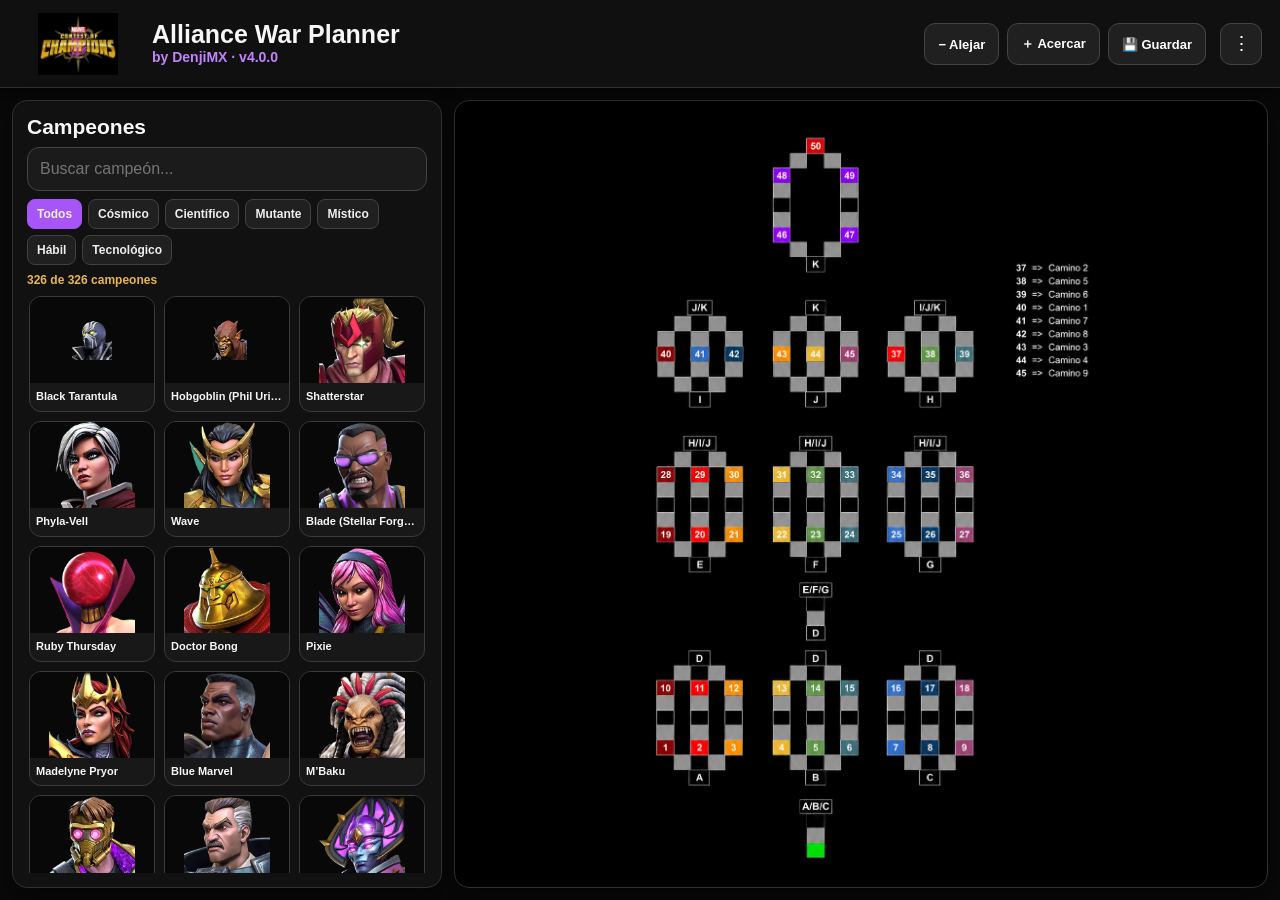
<file: mobile-legacy.html>
<!doctype html>
<html lang="es">
<head>
 <link rel="icon" type="image/png" href="favicon.png">

<link rel="apple-touch-icon" href="favicon.png">

<meta name="theme-color" content="#6D28D9">
<title>AW Planner | DenjiMX</title>
<meta name="description"
content="The ultimate Alliance War Planner for Marvel Contest of Champions.">

<meta property="og:title"
content="AW Planner | DenjiMX">

<meta property="og:description"
content="Plan your Alliance War defenses faster than ever.">

<meta property="og:image"
content="https://denjimx.github.io/alliance-war-planner/favicon.png">
<meta charset="utf-8">
<meta name="viewport" content="width=device-width,initial-scale=1,maximum-scale=1,user-scalable=no,viewport-fit=cover">
<title>Alliance War Planner v4.0.0 by DenjiMX</title>
<style>
:root{--bg:#090909;--panel:#111;--card:#181818;--line:#303030;--text:#f7f7f7;--muted:#aaa;--purple:#a855f7;--purple2:#c084fc;--gold:#e8b64c;--safe-top:env(safe-area-inset-top,0px);--safe-bottom:env(safe-area-inset-bottom,0px)}
*{box-sizing:border-box;-webkit-tap-highlight-color:transparent}html,body{margin:0;width:100%;height:100%;overflow:hidden;background:#000;color:var(--text);font-family:Inter,Segoe UI,Arial,sans-serif;touch-action:none}
button,input,label{font:inherit}button{color:#fff}
.mobile-header{position:fixed;z-index:30;top:0;left:0;right:0;height:calc(58px + var(--safe-top));padding:var(--safe-top) 10px 0;display:flex;align-items:center;gap:9px;background:#101010;border-bottom:1px solid var(--line);box-shadow:0 4px 18px #000a}
.logo{width:58px;height:42px;object-fit:contain}.brand{min-width:0;flex:1}.brand h1{font-size:16px;line-height:1.05;margin:0;white-space:nowrap;overflow:hidden;text-overflow:ellipsis}.brand small{color:var(--purple2);font-weight:800;font-size:11px}
.icon-btn{width:42px;height:42px;border-radius:11px;border:1px solid #444;background:#202020;display:grid;place-items:center;font-size:19px;cursor:pointer}.icon-btn:active{background:#321d45;border-color:var(--purple)}
.viewport{position:fixed;top:calc(58px + var(--safe-top));bottom:calc(66px + var(--safe-bottom));left:0;right:0;overflow:hidden;background:#000;touch-action:none}.stage{position:absolute;width:997px;height:1577px;background:#000;transform-origin:0 0}.stage>img{display:block;width:100%;height:100%;object-fit:contain;pointer-events:none;user-select:none}
.placed-item{position:absolute;width:112px;height:78px;user-select:none;touch-action:none;z-index:2}.placed-item img{display:block;width:100%;height:100%;object-fit:cover;border:3px solid var(--purple);border-radius:10px;box-shadow:0 5px 15px #000;pointer-events:none}.placed-item.selected img{outline:2px solid #fff;box-shadow:0 0 0 4px #a855f755,0 8px 18px #000}
.resize-handle,.delete-handle{position:absolute;width:38px;height:38px;border-radius:50%;display:none;align-items:center;justify-content:center;z-index:6;box-shadow:0 3px 10px #000b;font-weight:900}.resize-handle{right:-18px;bottom:-18px;background:#fff;border:5px solid var(--purple);cursor:nwse-resize}.delete-handle{right:-18px;top:-18px;background:#ef4444;border:4px solid #fff;font-size:23px;line-height:1;cursor:pointer}.placed-item.selected .resize-handle,.placed-item.selected .delete-handle{display:flex}
.name-tag{position:absolute;left:50%;bottom:-31px;transform:translateX(-50%);max-width:180px;overflow:hidden;text-overflow:ellipsis;background:#111e;color:#fff;border:1px solid #555;border-radius:7px;padding:5px 8px;font-size:11px;font-weight:800;white-space:nowrap;display:none;pointer-events:none}.placed-item.selected .name-tag{display:block}
.bottom-bar{position:fixed;z-index:30;left:0;right:0;bottom:0;height:calc(66px + var(--safe-bottom));padding:8px 10px var(--safe-bottom);display:grid;grid-template-columns:1.25fr repeat(3,1fr);gap:7px;background:#101010;border-top:1px solid var(--line);box-shadow:0 -4px 18px #000a}.bar-btn{border:1px solid #444;background:#202020;border-radius:11px;font-weight:800;font-size:12px;display:flex;gap:5px;align-items:center;justify-content:center}.bar-btn.primary{background:#2a1838;border-color:var(--purple)}
.sheet-backdrop{position:fixed;z-index:38;inset:0;background:#0009;opacity:0;pointer-events:none;transition:.2s}.sheet-backdrop.open{opacity:1;pointer-events:auto}.sheet{position:fixed;z-index:40;left:0;right:0;bottom:0;height:min(78dvh,720px);background:#111;border-top:1px solid #444;border-radius:20px 20px 0 0;transform:translateY(102%);transition:.25s ease;display:flex;flex-direction:column;padding:9px 12px calc(12px + var(--safe-bottom));box-shadow:0 -12px 40px #000}.sheet.open{transform:translateY(0)}.grab{width:52px;height:5px;background:#555;border-radius:9px;margin:0 auto 8px}.sheet-head{display:flex;align-items:center;gap:8px;margin-bottom:8px}.sheet-head h2{font-size:18px;margin:0;flex:1}.close-sheet{border:0;background:#242424;width:38px;height:38px;border-radius:50%;font-size:20px}.search{width:100%;background:#1b1b1b;color:#fff;border:1px solid #444;border-radius:12px;padding:12px;outline:none;margin-bottom:8px}.search:focus{border-color:var(--purple)}.filters{display:flex;gap:6px;overflow-x:auto;padding-bottom:8px;scrollbar-width:none}.filters::-webkit-scrollbar{display:none}.filter{flex:0 0 auto;background:#202020;color:#eee;border:1px solid #414141;border-radius:999px;padding:8px 11px;font-size:12px;font-weight:800}.filter.active{background:var(--purple);border-color:var(--purple)}#status{color:var(--gold);font-size:12px;font-weight:800;margin:0 0 7px}#gallery{flex:1;min-height:0;overflow-y:auto;display:grid;grid-template-columns:repeat(2,minmax(0,1fr));grid-auto-rows:max-content;align-content:start;align-items:start;gap:10px;padding:2px 2px 24px;-webkit-overflow-scrolling:touch}.card{background:var(--card);border:1px solid #3b3b3b;border-radius:12px;overflow:hidden;position:relative;align-self:start;min-width:0;height:auto}.card.selected-choice{border-color:var(--gold);box-shadow:0 0 0 3px #e8b64c44}.portrait{width:100%;height:auto;aspect-ratio:1/1;min-height:145px;display:flex;align-items:center;justify-content:center;overflow:hidden;background:#080808}.portrait img{display:block;width:100%;height:100%;object-fit:contain;background:#080808}.card span{display:block;min-height:38px;padding:9px 7px;font-size:12px;line-height:1.25;font-weight:800;white-space:normal;overflow:hidden;text-overflow:ellipsis;text-align:center}.choice-banner{position:fixed;z-index:28;top:calc(68px + var(--safe-top));left:50%;transform:translateX(-50%);max-width:calc(100vw - 24px);background:#241432;border:1px solid var(--purple);border-radius:12px;padding:9px 12px;font-size:12px;font-weight:800;box-shadow:0 6px 20px #000c;display:none}.choice-banner.show{display:block}
.menu{position:fixed;z-index:45;top:calc(54px + var(--safe-top));right:8px;width:210px;background:#151515;border:1px solid #444;border-radius:13px;padding:7px;box-shadow:0 10px 30px #000c;display:none}.menu.open{display:block}.menu button,.menu label{width:100%;height:43px;border:0;background:transparent;color:#fff;display:flex;align-items:center;gap:9px;padding:0 10px;border-radius:9px;font-weight:700;text-align:left}.menu button:active,.menu label:active{background:#2a1838}.menu .danger{color:#ff8989}
.toast{position:fixed;z-index:60;left:50%;top:calc(68px + var(--safe-top));transform:translate(-50%,-15px);opacity:0;pointer-events:none;background:#171717;border:1px solid var(--purple);border-radius:10px;padding:10px 14px;font-weight:800;font-size:12px;transition:.2s;box-shadow:0 8px 26px #000}.toast.show{opacity:1;transform:translate(-50%,0)}.confirm{position:fixed;z-index:70;inset:0;background:#000b;display:none;align-items:center;justify-content:center;padding:24px}.confirm.open{display:flex}.confirm-box{width:min(340px,100%);background:#171717;border:1px solid #555;border-radius:16px;padding:18px;box-shadow:0 15px 50px #000}.confirm-box h3{margin:0 0 8px}.confirm-box p{color:#ccc;margin:0 0 16px}.confirm-actions{display:flex;gap:9px}.confirm-actions button{flex:1;height:44px;border-radius:10px;border:1px solid #555;background:#252525;font-weight:800}.confirm-actions .yes{background:#7f1d1d;border-color:#ef4444}
@media(min-width:700px){#gallery{grid-template-columns:repeat(4,minmax(0,1fr))}.sheet{left:50%;right:auto;width:680px;transform:translate(-50%,102%)}.sheet.open{transform:translate(-50%,0)}}

@media(min-width:901px){
 html,body{background:var(--bg);touch-action:auto}
 .mobile-header{height:88px;padding:10px 18px;gap:14px;position:fixed}
 .logo{width:120px;height:62px}.brand h1{font-size:25px}.brand small{font-size:14px}.icon-btn{width:42px;height:42px}
 .viewport{top:100px;left:454px;right:12px;bottom:12px;border:1px solid var(--line);border-radius:15px;box-shadow:0 12px 30px #0007;touch-action:none}
 .sheet{top:100px;left:12px;right:auto;bottom:12px;width:430px;height:auto;transform:none!important;border:1px solid var(--line);border-radius:15px;padding:14px;box-shadow:0 12px 30px #0007}
 .sheet-backdrop,.grab,.close-sheet{display:none!important}
 .sheet-head h2{font-size:21px}.filters{overflow:visible;flex-wrap:wrap}.filter{border-radius:8px;padding:7px 9px}
 #gallery{grid-template-columns:repeat(3,minmax(0,1fr));gap:9px}.portrait{min-height:0;aspect-ratio:720/500}.card{cursor:grab}.card:active{cursor:grabbing}.card span{min-height:0;text-align:left;white-space:nowrap;padding:7px 6px;font-size:11px}
 .bottom-bar{top:23px;right:74px;left:auto;bottom:auto;width:auto;height:42px;padding:0;display:flex;background:transparent;border:0;box-shadow:none;gap:8px}
 .bottom-bar #openChampions{display:none}.bar-btn{height:42px;padding:0 13px;font-size:13px;min-width:0;cursor:pointer}.bar-btn:hover,.icon-btn:hover{border-color:var(--purple);background:#2a1838}
 .menu{top:72px;right:18px}.choice-banner{top:108px;left:calc(454px + (100vw - 466px)/2)}
 .delete-handle{width:28px;height:28px;right:-14px;top:-14px;font-size:18px}.resize-handle{width:24px;height:24px;right:-12px;bottom:-12px;border-width:4px}
}
@media(min-width:901px) and (max-width:1250px){.sheet{width:370px}.viewport{left:394px}#gallery{grid-template-columns:repeat(2,minmax(0,1fr))}.brand h1{font-size:21px}.choice-banner{left:calc(394px + (100vw - 406px)/2)}}
</style>
</head>
<body>
<header class="mobile-header"><img class="logo" src="assets/logo.png" alt="MCOC"><div class="brand"><h1>Alliance War Planner</h1><small>by DenjiMX · v4.0.0</small></div><button id="fit" class="icon-btn" aria-label="Ajustar mapa">⌂</button><button id="menuBtn" class="icon-btn" aria-label="Menú">⋮</button></header>
<div id="viewport" class="viewport"><div id="stage" class="stage"><img id="map" src="assets/map.png" alt="Mapa de Alliance War"></div></div>
<div id="choiceBanner" class="choice-banner"></div>
<nav class="bottom-bar"><button id="openChampions" class="bar-btn primary">🏆 Campeones</button><button id="zoomOut" class="bar-btn">− Alejar</button><button id="zoomIn" class="bar-btn">＋ Acercar</button><button id="saveLocal" class="bar-btn">💾 Guardar</button></nav>
<div id="backdrop" class="sheet-backdrop"></div><section id="sheet" class="sheet" aria-label="Biblioteca de campeones"><div class="grab"></div><div class="sheet-head"><h2>Campeones</h2><button id="closeSheet" class="close-sheet">×</button></div><input id="search" class="search" placeholder="Buscar campeón..."><div id="filters" class="filters"></div><div id="status"></div><div id="gallery"></div></section>
<div id="menu" class="menu"><button id="recoverLocal">📂 Recuperar</button><button id="downloadProject">📁 Descargar proyecto</button><label>⬆️ Importar proyecto<input id="importProject" type="file" accept="application/json" hidden></label><button id="export">🖼️ Exportar PNG</button><button id="clear" class="danger">🗑️ Limpiar mapa</button></div>
<div id="toast" class="toast"></div><div id="confirm" class="confirm"><div class="confirm-box"><h3 id="confirmTitle">Eliminar campeón</h3><p id="confirmText"></p><div class="confirm-actions"><button id="confirmNo">Cancelar</button><button id="confirmYes" class="yes">Eliminar</button></div></div></div>
<script>
const champions=[{"name":"Black Tarantula","class":"skill","classLabel":"Hábil","image":"assets/champions/skill/blacktarantula.png"},{"name":"Hobgoblin (Phil Urich)","class":"tech","classLabel":"Tecnológico","image":"assets/champions/tech/hobgoblin-philurich.png"},{"name":"Shatterstar","class":"mutant","classLabel":"Mutante","image":"assets/champions/mutant/shatterstar.png"},{"name":"Phyla-Vell","class":"cosmic","classLabel":"Cósmico","image":"assets/champions/cosmic/phylavell.png"},{"name":"Wave","class":"science","classLabel":"Científico","image":"assets/champions/science/wave.png"},{"name":"Blade (Stellar Forged)","class":"mystic","classLabel":"Místico","image":"assets/champions/mystic/blade-stellar.png"},{"name":"Ruby Thursday","class":"tech","classLabel":"Tecnológico","image":"assets/champions/tech/rubythursday.png"},{"name":"Doctor Bong","class":"skill","classLabel":"Hábil","image":"assets/champions/skill/doctorbong.png"},{"name":"Pixie","class":"mutant","classLabel":"Mutante","image":"assets/champions/mutant/pixie.png"},{"name":"Madelyne Pryor","class":"mystic","classLabel":"Místico","image":"assets/champions/mystic/madelynepryor.png"},{"name":"Blue Marvel","class":"science","classLabel":"Científico","image":"assets/champions/science/bluemarvel.png"},{"name":"M’Baku","class":"skill","classLabel":"Hábil","image":"assets/champions/skill/mbaku.png"},{"name":"Star-Lord (Stellar Forged)","class":"skill","classLabel":"Hábil","image":"assets/champions/skill/starlord-stellar.png"},{"name":"Spider-Slayer (J. Jonah Jameson)","class":"tech","classLabel":"Tecnológico","image":"assets/champions/tech/jjj-spiderslayer.png"},{"name":"Imperiosa","class":"cosmic","classLabel":"Cósmico","image":"assets/champions/cosmic/imperiosa.png"},{"name":"Spider-Man (Pavitr Prabhakar)","class":"mystic","classLabel":"Místico","image":"assets/champions/mystic/spiderman-pavitr.png"},{"name":"Lizard","class":"science","classLabel":"Científico","image":"assets/champions/science/lizard.png"},{"name":"Franken-Castle","class":"skill","classLabel":"Hábil","image":"assets/champions/skill/frankencastle.png"},{"name":"Dracula","class":"mystic","classLabel":"Místico","image":"assets/champions/mystic/dracula.png"},{"name":"Mr. Knight","class":"skill","classLabel":"Hábil","image":"assets/champions/skill/misterknight.png"},{"name":"Silver Samurai","class":"mutant","classLabel":"Mutante","image":"assets/champions/mutant/silversamurai.png"},{"name":"Cassandra Nova","class":"mutant","classLabel":"Mutante","image":"assets/champions/mutant/cassandranova.png"},{"name":"Solvarch","class":"tech","classLabel":"Tecnológico","image":"assets/champions/tech/solvarch.png"},{"name":"High Evolutionary","class":"science","classLabel":"Científico","image":"assets/champions/science/highevolutionary.png"},{"name":"The Maker","class":"tech","classLabel":"Tecnológico","image":"assets/champions/tech/maker.png"},{"name":"Nico Minoru","class":"mystic","classLabel":"Místico","image":"assets/champions/mystic/nicominoru.png"},{"name":"Karolina Dean","class":"cosmic","classLabel":"Cósmico","image":"assets/champions/cosmic/karolinadean.png"},{"name":"Yelena Belova","class":"skill","classLabel":"Hábil","image":"assets/champions/skill/yelenabelova.png"},{"name":"Dark Phoenix","class":"cosmic","classLabel":"Cósmico","image":"assets/champions/cosmic/dark-phoenix.png"},{"name":"Lumatrix","class":"skill","classLabel":"Hábil","image":"assets/champions/skill/lumatrix.png"},{"name":"Spider-Woman","class":"science","classLabel":"Científico","image":"assets/champions/science/spiderwoman.png"},{"name":"Jean Grey","class":"mutant","classLabel":"Mutante","image":"assets/champions/mutant/jeangrey-current.png"},{"name":"Bastion","class":"tech","classLabel":"Tecnológico","image":"assets/champions/tech/bastion.png"},{"name":"Falcon (Joaquin Torres)","class":"science","classLabel":"Científico","image":"assets/champions/science/falcon-joaquintorres.png"},{"name":"Arnim Zola","class":"tech","classLabel":"Tecnológico","image":"assets/champions/tech/arnimzola.png"},{"name":"Gentle","class":"mutant","classLabel":"Mutante","image":"assets/champions/mutant/gentle.png"},{"name":"Okoye","class":"skill","classLabel":"Hábil","image":"assets/champions/skill/okoye.png"},{"name":"Thanos (Deathless)","class":"cosmic","classLabel":"Cósmico","image":"assets/champions/cosmic/thanos-deathless-trophy.png"},{"name":"Isophyne","class":"mystic","classLabel":"Místico","image":"assets/champions/mystic/isophyne.png"},{"name":"Dazzler","class":"mutant","classLabel":"Mutante","image":"assets/champions/mutant/dazzler.png"},{"name":"Spiral","class":"mystic","classLabel":"Místico","image":"assets/champions/mystic/spiral.png"},{"name":"Jack O’Lantern","class":"tech","classLabel":"Tecnológico","image":"assets/champions/tech/jackolantern.png"},{"name":"Scream","class":"cosmic","classLabel":"Cósmico","image":"assets/champions/cosmic/scream.png"},{"name":"She-Hulk (Deathless)","class":"science","classLabel":"Científico","image":"assets/champions/science/shehulk-1.png"},{"name":"Shathra","class":"mystic","classLabel":"Místico","image":"assets/champions/mystic/shathra.png"},{"name":"Count Nefaria","class":"science","classLabel":"Científico","image":"assets/champions/science/countnefaria.png"},{"name":"Enchantress","class":"mystic","classLabel":"Místico","image":"assets/champions/mystic/enchantress.png"},{"name":"Beta Ray Bill","class":"cosmic","classLabel":"Cósmico","image":"assets/champions/cosmic/betaraybill.png"},{"name":"Vision (Deathless)","class":"tech","classLabel":"Tecnológico","image":"assets/champions/tech/vision-deathless.png"},{"name":"The Leader","class":"science","classLabel":"Científico","image":"assets/champions/science/leader.png"},{"name":"Patriot","class":"skill","classLabel":"Hábil","image":"assets/champions/skill/patriot.png"},{"name":"Northstar","class":"mutant","classLabel":"Mutante","image":"assets/champions/mutant/northstar.png"},{"name":"Arcade","class":"tech","classLabel":"Tecnológico","image":"assets/champions/tech/arcade.png"},{"name":"Silver Sable","class":"skill","classLabel":"Hábil","image":"assets/champions/skill/silversable.png"},{"name":"Negasonic Teenage Warhead","class":"mutant","classLabel":"Mutante","image":"assets/champions/mutant/negasonicteenagewarhead.png"},{"name":"King Groot (Deathless)","class":"cosmic","classLabel":"Cósmico","image":"assets/champions/cosmic/groot-king-deathless.png"},{"name":"Prowler","class":"tech","classLabel":"Tecnológico","image":"assets/champions/tech/prowler.png"},{"name":"Spider-Punk","class":"science","classLabel":"Científico","image":"assets/champions/science/spiderpunk.png"},{"name":"The Destroyer","class":"mystic","classLabel":"Místico","image":"assets/champions/mystic/destroyer.png"},{"name":"The Serpent","class":"cosmic","classLabel":"Cósmico","image":"assets/champions/cosmic/serpent.png"},{"name":"Ironheart","class":"tech","classLabel":"Tecnológico","image":"assets/champions/tech/ironheart.png"},{"name":"Dust","class":"mutant","classLabel":"Mutante","image":"assets/champions/mutant/dust.png"},{"name":"White Tiger","class":"mystic","classLabel":"Místico","image":"assets/champions/mystic/whitetiger.png"},{"name":"Bullseye","class":"skill","classLabel":"Hábil","image":"assets/champions/skill/bullseye.png"},{"name":"Onslaught","class":"mutant","classLabel":"Mutante","image":"assets/champions/mutant/onslaught.png"},{"name":"Guillotine (Deathless)","class":"mystic","classLabel":"Místico","image":"assets/champions/mystic/guillotine-nameless.png"},{"name":"Maestro","class":"cosmic","classLabel":"Cósmico","image":"assets/champions/cosmic/maestro-trophy.png"},{"name":"Chee'ilth","class":"skill","classLabel":"Hábil","image":"assets/champions/skill/cheeilth.png"},{"name":"Kushala","class":"mystic","classLabel":"Místico","image":"assets/champions/mystic/kushala.png"},{"name":"Morbius","class":"science","classLabel":"Científico","image":"assets/champions/science/morbius.png"},{"name":"Werewolf By Night","class":"mystic","classLabel":"Místico","image":"assets/champions/mystic/werewolfbynight.png"},{"name":"Gladiator","class":"cosmic","classLabel":"Cósmico","image":"assets/champions/cosmic/gladiator.png"},{"name":"Photon","class":"science","classLabel":"Científico","image":"assets/champions/science/photon.png"},{"name":"Vox","class":"cosmic","classLabel":"Cósmico","image":"assets/champions/cosmic/vox.png"},{"name":"Kindred","class":"mystic","classLabel":"Místico","image":"assets/champions/mystic/kindred.png"},{"name":"Silk","class":"science","classLabel":"Científico","image":"assets/champions/science/silk.png"},{"name":"Lady Deathstrike","class":"tech","classLabel":"Tecnológico","image":"assets/champions/tech/ladydeathstrike.png"},{"name":"Dani Moonstar","class":"mutant","classLabel":"Mutante","image":"assets/champions/mutant/danimoonstar.png"},{"name":"Moondragon","class":"skill","classLabel":"Hábil","image":"assets/champions/skill/moondragon.png"},{"name":"Adam Warlock","class":"cosmic","classLabel":"Cósmico","image":"assets/champions/cosmic/adam.png"},{"name":"Shocker","class":"tech","classLabel":"Tecnológico","image":"assets/champions/tech/shocker.png"},{"name":"Sandman","class":"science","classLabel":"Científico","image":"assets/champions/science/sandman.png"},{"name":"Viv Vision","class":"tech","classLabel":"Tecnológico","image":"assets/champions/tech/vivvision.png"},{"name":"Kate Bishop","class":"skill","classLabel":"Hábil","image":"assets/champions/skill/katebishop.png"},{"name":"Cassie Lang","class":"science","classLabel":"Científico","image":"assets/champions/science/cassielang.png"},{"name":"Ant-Man (Future)","class":"tech","classLabel":"Tecnológico","image":"assets/champions/tech/antman-future.png"},{"name":"Baron Zemo","class":"skill","classLabel":"Hábil","image":"assets/champions/skill/baronzemo.png"},{"name":"Absorbing Man","class":"mystic","classLabel":"Místico","image":"assets/champions/mystic/absorbingman.png"},{"name":"Wong","class":"mystic","classLabel":"Místico","image":"assets/champions/mystic/wong.png"},{"name":"Wiccan","class":"mystic","classLabel":"Místico","image":"assets/champions/mystic/wiccan.png"},{"name":"Valkyrie","class":"skill","classLabel":"Hábil","image":"assets/champions/skill/valkyrie.png"},{"name":"Titania","class":"science","classLabel":"Científico","image":"assets/champions/science/titania.png"},{"name":"Spot","class":"science","classLabel":"Científico","image":"assets/champions/science/spot.png"},{"name":"Spider-Man (Supreme)","class":"mystic","classLabel":"Místico","image":"assets/champions/mystic/spiderman-supreme.png"},{"name":"Shuri","class":"tech","classLabel":"Tecnológico","image":"assets/champions/tech/shuri.png"},{"name":"Rintrah","class":"mystic","classLabel":"Místico","image":"assets/champions/mystic/rintrah.png"},{"name":"QuickSilver","class":"science","classLabel":"Científico","image":"assets/champions/science/quicksilver.png"},{"name":"Mantis","class":"skill","classLabel":"Hábil","image":"assets/champions/skill/mantis.png"},{"name":"Jessica Jones","class":"science","classLabel":"Científico","image":"assets/champions/science/jessica.png"},{"name":"Iron Man (Infamous)","class":"tech","classLabel":"Tecnológico","image":"assets/champions/tech/ironman-infamous.png"},{"name":"Hulkling","class":"cosmic","classLabel":"Cósmico","image":"assets/champions/cosmic/hulkling.png"},{"name":"Gorr","class":"cosmic","classLabel":"Cósmico","image":"assets/champions/cosmic/gorr.png"},{"name":"Galan","class":"cosmic","classLabel":"Cósmico","image":"assets/champions/cosmic/galan.png"},{"name":"Attuma","class":"skill","classLabel":"Hábil","image":"assets/champions/skill/attuma.png"},{"name":"Black Cat","class":"skill","classLabel":"Hábil","image":"assets/champions/skill/black-cat.png"},{"name":"Misty Knight","class":"skill","classLabel":"Hábil","image":"assets/champions/skill/misty-knight.png"},{"name":"Captain Britain","class":"mutant","classLabel":"Mutante","image":"assets/champions/mutant/captainbritain.png"},{"name":"Sauron","class":"mutant","classLabel":"Mutante","image":"assets/champions/mutant/sauron.png"},{"name":"Captain America (Sam Wilson)","class":"tech","classLabel":"Tecnológico","image":"assets/champions/tech/captainamerica-samwilson.png"},{"name":"Scorpion","class":"science","classLabel":"Científico","image":"assets/champions/science/scorpion.png"},{"name":"Toad","class":"mutant","classLabel":"Mutante","image":"assets/champions/mutant/toad.png"},{"name":"Omega Sentinel","class":"tech","classLabel":"Tecnológico","image":"assets/champions/tech/omegasentinel.png"},{"name":"Odin","class":"cosmic","classLabel":"Cósmico","image":"assets/champions/cosmic/odin.png"},{"name":"Psycho-Man","class":"tech","classLabel":"Tecnológico","image":"assets/champions/tech/psycho-man.png"},{"name":"Purgatory","class":"mystic","classLabel":"Místico","image":"assets/champions/mystic/purgatory.png"},{"name":"Super-Skrull","class":"cosmic","classLabel":"Cósmico","image":"assets/champions/cosmic/super-skrull.png"},{"name":"Kraven","class":"skill","classLabel":"Hábil","image":"assets/champions/skill/kraven.png"},{"name":"America Chavez","class":"mystic","classLabel":"Místico","image":"assets/champions/mystic/americachavez.png"},{"name":"Mangog","class":"mystic","classLabel":"Místico","image":"assets/champions/mystic/mangog.png"},{"name":"Jubilee","class":"mutant","classLabel":"Mutante","image":"assets/champions/mutant/jubilee.png"},{"name":"Jabari Panther","class":"skill","classLabel":"Hábil","image":"assets/champions/skill/jabari-panther.png"},{"name":"Ikaris","class":"cosmic","classLabel":"Cósmico","image":"assets/champions/cosmic/ikaris.png"},{"name":"Peni Parker","class":"tech","classLabel":"Tecnológico","image":"assets/champions/tech/peniparker.png"},{"name":"Silver Centurion","class":"tech","classLabel":"Tecnológico","image":"assets/champions/tech/ironman-silvercenturion.png"},{"name":"Anti-Venom","class":"science","classLabel":"Científico","image":"assets/champions/science/antivenom.png"},{"name":"The Overseer","class":"science","classLabel":"Científico","image":"assets/champions/science/maestro-overseer.png"},{"name":"Sersi","class":"cosmic","classLabel":"Cósmico","image":"assets/champions/cosmic/sersi.png"},{"name":"Stryfe","class":"mutant","classLabel":"Mutante","image":"assets/champions/mutant/stryfe.png"},{"name":"Shang Chi","class":"skill","classLabel":"Hábil","image":"assets/champions/skill/shangchi.png"},{"name":"Spider Man 2099","class":"science","classLabel":"Científico","image":"assets/champions/science/spiderman-2099.png"},{"name":"Mister Negative","class":"science","classLabel":"Científico","image":"assets/champions/science/misternegative.png"},{"name":"Scarlet Witch (Sigil)","class":"mystic","classLabel":"Místico","image":"assets/champions/mystic/scarletwitch-current.png"},{"name":"Knull","class":"cosmic","classLabel":"Cósmico","image":"assets/champions/cosmic/knull.png"},{"name":"Nimrod","class":"tech","classLabel":"Tecnológico","image":"assets/champions/tech/nimrod.png"},{"name":"Hercules","class":"cosmic","classLabel":"Cósmico","image":"assets/champions/cosmic/hercules.png"},{"name":"Kitty Pryde","class":"mutant","classLabel":"Mutante","image":"assets/champions/mutant/kittypryde.png"},{"name":"Nova","class":"cosmic","classLabel":"Cósmico","image":"assets/champions/cosmic/nova.png"},{"name":"Air-Walker","class":"cosmic","classLabel":"Cósmico","image":"assets/champions/cosmic/air-walker.png"},{"name":"Squirrel Girl","class":"skill","classLabel":"Hábil","image":"assets/champions/skill/squirrelgirl.png"},{"name":"Platinum Pool","class":"mutant","classLabel":"Mutante","image":"assets/champions/mutant/platinum-pool.png"},{"name":"Terrax","class":"cosmic","classLabel":"Cósmico","image":"assets/champions/cosmic/terrax.png"},{"name":"Red Guardian","class":"science","classLabel":"Científico","image":"assets/champions/science/redguardian.png"},{"name":"Longshot","class":"mystic","classLabel":"Místico","image":"assets/champions/mystic/longshot.png"},{"name":"Sasquatch","class":"mystic","classLabel":"Místico","image":"assets/champions/mystic/sasquatch.png"},{"name":"Wolverine (Weapon X)","class":"mutant","classLabel":"Mutante","image":"assets/champions/mutant/wolverine-weaponx.png"},{"name":"Storm (Pyramid X)","class":"mutant","classLabel":"Mutante","image":"assets/champions/mutant/storm-pyramid-x.png"},{"name":"Red Goblin","class":"cosmic","classLabel":"Cósmico","image":"assets/champions/cosmic/red-goblin.png"},{"name":"Black Widow (Deadly Origin)","class":"skill","classLabel":"Hábil","image":"assets/champions/skill/black-widow-deadly-origin.png"},{"name":"Hit-Monkey","class":"skill","classLabel":"Hábil","image":"assets/champions/skill/hitmonkey.png"},{"name":"Spider-Ham","class":"science","classLabel":"Científico","image":"assets/champions/science/spiderham.png"},{"name":"Dragon Man","class":"mystic","classLabel":"Místico","image":"assets/champions/mystic/dragonman.png"},{"name":"Mojo","class":"mystic","classLabel":"Místico","image":"assets/champions/mystic/mojo.png"},{"name":"Guardian","class":"tech","classLabel":"Tecnológico","image":"assets/champions/tech/guardian.png"},{"name":"Hulk (Immortal)","class":"science","classLabel":"Científico","image":"assets/champions/science/hulk-immortal.png"},{"name":"Abomination (Immortal)","class":"science","classLabel":"Científico","image":"assets/champions/science/abomination-immortal.png"},{"name":"Sorcerer Supreme","class":"mystic","classLabel":"Místico","image":"assets/champions/mystic/drstrange-realm.png"},{"name":"Professor X","class":"mutant","classLabel":"Mutante","image":"assets/champions/mutant/professorx.png"},{"name":"Mole Man","class":"skill","classLabel":"Hábil","image":"assets/champions/skill/moleman.png"},{"name":"Tigra","class":"mystic","classLabel":"Místico","image":"assets/champions/mystic/tigra.png"},{"name":"Cosmic Ghost Rider","class":"cosmic","classLabel":"Cósmico","image":"assets/champions/cosmic/ghostrider-cosmic.png"},{"name":"Apocalypse","class":"mutant","classLabel":"Mutante","image":"assets/champions/mutant/apocalypse.png"},{"name":"Ronin","class":"skill","classLabel":"Hábil","image":"assets/champions/skill/ronin.png"},{"name":"Invisible Woman","class":"science","classLabel":"Científico","image":"assets/champions/science/invisible-woman.png"},{"name":"Man-Thing","class":"mystic","classLabel":"Místico","image":"assets/champions/mystic/manthing.png"},{"name":"Mister Sinister","class":"mutant","classLabel":"Mutante","image":"assets/champions/mutant/mistersinister.png"},{"name":"Cull Obsidian","class":"cosmic","classLabel":"Cósmico","image":"assets/champions/cosmic/cullobsidian.png"},{"name":"Annihilus","class":"cosmic","classLabel":"Cósmico","image":"assets/champions/cosmic/annihilus.png"},{"name":"Mysterio","class":"tech","classLabel":"Tecnológico","image":"assets/champions/tech/mysterio.png"},{"name":"Elsa Bloodstone","class":"skill","classLabel":"Hábil","image":"assets/champions/skill/elsabloodstone.png"},{"name":"Spider-Man (Stealth-Suit)","class":"skill","classLabel":"Hábil","image":"assets/champions/skill/spiderman-stealth.png"},{"name":"Ebony Maw","class":"mystic","classLabel":"Místico","image":"assets/champions/mystic/ebonymaw.png"},{"name":"Havok","class":"mutant","classLabel":"Mutante","image":"assets/champions/mutant/havok.png"},{"name":"Silver Surfer","class":"cosmic","classLabel":"Cósmico","image":"assets/champions/cosmic/silver-surfer.png"},{"name":"Vision (Aarkus)","class":"cosmic","classLabel":"Cósmico","image":"assets/champions/cosmic/vision-aarkus.png"},{"name":"Thing","class":"science","classLabel":"Científico","image":"assets/champions/science/thing.png"},{"name":"Captain Marvel","class":"cosmic","classLabel":"Cósmico","image":"assets/champions/cosmic/captainmarvel-movie.png"},{"name":"Namor","class":"mutant","classLabel":"Mutante","image":"assets/champions/mutant/namor.png"},{"name":"Sunspot","class":"mutant","classLabel":"Mutante","image":"assets/champions/mutant/sunspot.png"},{"name":"Guillotine 2099","class":"tech","classLabel":"Tecnológico","image":"assets/champions/tech/guillotine-2099.png"},{"name":"Mister Fantastic","class":"science","classLabel":"Científico","image":"assets/champions/science/mister-fantastic.png"},{"name":"Warlock","class":"tech","classLabel":"Tecnológico","image":"assets/champions/tech/warlock.png"},{"name":"Nick Fury","class":"skill","classLabel":"Hábil","image":"assets/champions/skill/nickfury.png"},{"name":"Human Torch","class":"science","classLabel":"Científico","image":"assets/champions/science/human-torch.png"},{"name":"Diablo","class":"mystic","classLabel":"Místico","image":"assets/champions/mystic/diablo.png"},{"name":"Doctor Doom","class":"mystic","classLabel":"Místico","image":"assets/champions/mystic/doctordoom.png"},{"name":"Black Widow (Claire Voyant)","class":"mystic","classLabel":"Místico","image":"assets/champions/mystic/blackwidow-timely.png"},{"name":"Red Skull","class":"tech","classLabel":"Tecnológico","image":"assets/champions/tech/redskull.png"},{"name":"Korg","class":"skill","classLabel":"Hábil","image":"assets/champions/skill/korg.png"},{"name":"Sentry","class":"science","classLabel":"Científico","image":"assets/champions/science/sentry.png"},{"name":"The Champion","class":"cosmic","classLabel":"Cósmico","image":"assets/champions/cosmic/champion.png"},{"name":"Darkhawk","class":"tech","classLabel":"Tecnológico","image":"assets/champions/tech/darkhawk.png"},{"name":"Sabretooth","class":"mutant","classLabel":"Mutante","image":"assets/champions/mutant/sabretooth.png"},{"name":"Goldpool","class":"mutant","classLabel":"Mutante","image":"assets/champions/mutant/goldpool.png"},{"name":"Heimdall","class":"cosmic","classLabel":"Cósmico","image":"assets/champions/cosmic/heimdall.png"},{"name":"Venom The Duck","class":"cosmic","classLabel":"Cósmico","image":"assets/champions/cosmic/venom-the-duck.png"},{"name":"Proxima Midnight","class":"cosmic","classLabel":"Cósmico","image":"assets/champions/cosmic/proximamidnight.png"},{"name":"Sentinel","class":"tech","classLabel":"Tecnológico","image":"assets/champions/tech/sentinel.png"},{"name":"Iron Man (Infinity War)","class":"tech","classLabel":"Tecnológico","image":"assets/champions/tech/ironman-movie.png"},{"name":"Night Thrasher","class":"skill","classLabel":"Hábil","image":"assets/champions/skill/nightthrasher.png"},{"name":"Masacre","class":"skill","classLabel":"Hábil","image":"assets/champions/skill/masacre.png"},{"name":"Wasp","class":"science","classLabel":"Científico","image":"assets/champions/science/wasp.png"},{"name":"Hulk (Ragnarok)","class":"science","classLabel":"Científico","image":"assets/champions/science/hulk-ragnarok.png"},{"name":"Domino","class":"mutant","classLabel":"Mutante","image":"assets/champions/mutant/domino.png"},{"name":"Killmonger","class":"skill","classLabel":"Hábil","image":"assets/champions/skill/killmonger.png"},{"name":"Symbiote Supreme","class":"mystic","classLabel":"Místico","image":"assets/champions/mystic/symbiote-supreme.png"},{"name":"Emma Frost","class":"mutant","classLabel":"Mutante","image":"assets/champions/mutant/emmafrost.png"},{"name":"Void","class":"science","classLabel":"Científico","image":"assets/champions/science/void.png"},{"name":"Corvus Glaive","class":"cosmic","classLabel":"Cósmico","image":"assets/champions/cosmic/corvusglaive.png"},{"name":"Bishop","class":"mutant","classLabel":"Mutante","image":"assets/champions/mutant/bishop.png"},{"name":"Omega Red","class":"mutant","classLabel":"Mutante","image":"assets/champions/mutant/omega-red.png"},{"name":"Ghost","class":"tech","classLabel":"Tecnológico","image":"assets/champions/tech/ghost.png"},{"name":"Ægon","class":"skill","classLabel":"Hábil","image":"assets/champions/skill/aegon.png"},{"name":"Captain America (Infinity War)","class":"science","classLabel":"Científico","image":"assets/champions/science/caiw.png"},{"name":"Green Goblin","class":"tech","classLabel":"Tecnológico","image":"assets/champions/tech/green-goblin.png"},{"name":"Yondu","class":"tech","classLabel":"Tecnológico","image":"assets/champions/tech/yondu.png"},{"name":"Vulture","class":"tech","classLabel":"Tecnológico","image":"assets/champions/tech/vulture.png"},{"name":"Gwenpool","class":"skill","classLabel":"Hábil","image":"assets/champions/skill/gwenpool.png"},{"name":"Taskmaster","class":"skill","classLabel":"Hábil","image":"assets/champions/skill/taskmaster.png"},{"name":"M.O.D.O.K.","class":"science","classLabel":"Científico","image":"assets/champions/science/modok.png"},{"name":"Dormammu","class":"mystic","classLabel":"Místico","image":"assets/champions/mystic/dormammu.png"},{"name":"Iceman","class":"mutant","classLabel":"Mutante","image":"assets/champions/mutant/iceman.png"},{"name":"Psylocke","class":"mutant","classLabel":"Mutante","image":"assets/champions/mutant/psylocke.png"},{"name":"Carnage","class":"cosmic","classLabel":"Cósmico","image":"assets/champions/cosmic/carnage.png"},{"name":"Spider Man (Stark Enhanced)","class":"tech","classLabel":"Tecnológico","image":"assets/champions/tech/spiderman-movie.png"},{"name":"Doctor Octopus","class":"tech","classLabel":"Tecnológico","image":"assets/champions/tech/doctor-octopus.png"},{"name":"Blade","class":"skill","classLabel":"Hábil","image":"assets/champions/skill/blade.png"},{"name":"Thor (Ragnarok)","class":"skill","classLabel":"Hábil","image":"assets/champions/skill/thor-ragnarok.png"},{"name":"Morningstar","class":"mystic","classLabel":"Místico","image":"assets/champions/mystic/morningstar.png"},{"name":"Mephisto","class":"mystic","classLabel":"Místico","image":"assets/champions/mystic/mephisto.png"},{"name":"Hela","class":"cosmic","classLabel":"Cósmico","image":"assets/champions/cosmic/hela.png"},{"name":"Nebula","class":"tech","classLabel":"Tecnológico","image":"assets/champions/tech/nebula.png"},{"name":"Punisher 2099","class":"tech","classLabel":"Tecnológico","image":"assets/champions/tech/punisher-2099.png"},{"name":"The Hood","class":"mystic","classLabel":"Místico","image":"assets/champions/mystic/hood.png"},{"name":"Angela","class":"cosmic","classLabel":"Cósmico","image":"assets/champions/cosmic/angela.png"},{"name":"Medusa","class":"cosmic","classLabel":"Cósmico","image":"assets/champions/cosmic/medusa.png"},{"name":"King Groot","class":"cosmic","classLabel":"Cósmico","image":"assets/champions/cosmic/king-groot.png"},{"name":"Cable","class":"mutant","classLabel":"Mutante","image":"assets/champions/mutant/cable.png"},{"name":"Kingpin","class":"skill","classLabel":"Hábil","image":"assets/champions/skill/kingpin.png"},{"name":"Archangel","class":"mutant","classLabel":"Mutante","image":"assets/champions/mutant/archangel.png"},{"name":"Agent Venom","class":"skill","classLabel":"Hábil","image":"assets/champions/skill/agentvenom.png"},{"name":"Black Panther (Civil War)","class":"skill","classLabel":"Hábil","image":"assets/champions/skill/blackpanther-cw.png"},{"name":"Loki","class":"mystic","classLabel":"Místico","image":"assets/champions/mystic/loki.png"},{"name":"Beast","class":"mutant","classLabel":"Mutante","image":"assets/champions/mutant/beast.png"},{"name":"Cyclops (Blue Team)","class":"mutant","classLabel":"Mutante","image":"assets/champions/mutant/cyclops-1.png"},{"name":"Thanos","class":"cosmic","classLabel":"Cósmico","image":"assets/champions/cosmic/thanos.png"},{"name":"Ultron (Classic)","class":"tech","classLabel":"Tecnológico","image":"assets/champions/tech/ultron-classic.png"},{"name":"Civil Warrior","class":"tech","classLabel":"Tecnológico","image":"assets/champions/tech/civilwarrior.png"},{"name":"Ghost Rider","class":"mystic","classLabel":"Místico","image":"assets/champions/mystic/ghostrider.png"},{"name":"Mordo","class":"mystic","classLabel":"Místico","image":"assets/champions/mystic/karlmordo.png"},{"name":"Wolverine (X 23)","class":"mutant","classLabel":"Mutante","image":"assets/champions/mutant/x23.png"},{"name":"Old Man Logan","class":"mutant","classLabel":"Mutante","image":"assets/champions/mutant/wolverine-oldman.png"},{"name":"Rogue","class":"mutant","classLabel":"Mutante","image":"assets/champions/mutant/rogue.png"},{"name":"Nightcrawler","class":"mutant","classLabel":"Mutante","image":"assets/champions/mutant/nightcrawler.png"},{"name":"Ms. Marvel (Kamala Khan)","class":"cosmic","classLabel":"Cósmico","image":"assets/champions/cosmic/ms-marvel-kamala-khan.png"},{"name":"Phoenix","class":"cosmic","classLabel":"Cósmico","image":"assets/champions/cosmic/phoenix.png"},{"name":"Karnak","class":"skill","classLabel":"Hábil","image":"assets/champions/skill/karnak.png"},{"name":"Doctor Voodoo","class":"mystic","classLabel":"Místico","image":"assets/champions/mystic/brothervoodoo.png"},{"name":"Gambit","class":"mutant","classLabel":"Mutante","image":"assets/champions/mutant/gambit.png"},{"name":"Howard The Duck","class":"tech","classLabel":"Tecnológico","image":"assets/champions/tech/howardmech.png"},{"name":"Falcon","class":"skill","classLabel":"Hábil","image":"assets/champions/skill/falcon.png"},{"name":"Crossbones","class":"skill","classLabel":"Hábil","image":"assets/champions/skill/crossbones.png"},{"name":"She-Hulk","class":"science","classLabel":"Científico","image":"assets/champions/science/shehulk.png"},{"name":"Red Hulk","class":"science","classLabel":"Científico","image":"assets/champions/science/hulk-red.png"},{"name":"Spider man (Miles Morales)","class":"science","classLabel":"Científico","image":"assets/champions/science/spiderman-morales.png"},{"name":"Venompool","class":"cosmic","classLabel":"Cósmico","image":"assets/champions/cosmic/venompool.png"},{"name":"Quake","class":"science","classLabel":"Científico","image":"assets/champions/science/quake.png"},{"name":"Hyperion","class":"cosmic","classLabel":"Cósmico","image":"assets/champions/cosmic/hyperion.png"},{"name":"Deadpool","class":"mutant","classLabel":"Mutante","image":"assets/champions/mutant/deadpool.png"},{"name":"Rocket Raccoon","class":"tech","classLabel":"Tecnológico","image":"assets/champions/tech/rocket.png"},{"name":"Kang the Conqueror","class":"tech","classLabel":"Tecnológico","image":"assets/champions/tech/kang-the-conqueror.png"},{"name":"Iron Patriot","class":"tech","classLabel":"Tecnológico","image":"assets/champions/tech/iron-patriot.png"},{"name":"Iron Man","class":"tech","classLabel":"Tecnológico","image":"assets/champions/tech/ironman.png"},{"name":"Daredevil (Classic)","class":"skill","classLabel":"Hábil","image":"assets/champions/skill/daredevil-classic.png"},{"name":"Punisher","class":"skill","classLabel":"Hábil","image":"assets/champions/skill/punisher.png"},{"name":"Moon Knight","class":"skill","classLabel":"Hábil","image":"assets/champions/skill/moon-knight.png"},{"name":"Elektra","class":"skill","classLabel":"Hábil","image":"assets/champions/skill/elektra.png"},{"name":"Spider-Man (Classic)","class":"science","classLabel":"Científico","image":"assets/champions/science/spiderman.png"},{"name":"Captain America","class":"science","classLabel":"Científico","image":"assets/champions/science/ca.png"},{"name":"Captain America (WWII)","class":"science","classLabel":"Científico","image":"assets/champions/science/captain-america-wwii.png"},{"name":"Rhino","class":"science","classLabel":"Científico","image":"assets/champions/science/rhino.png"},{"name":"Thor (Jane Foster)","class":"mystic","classLabel":"Místico","image":"assets/champions/mystic/thor-jane-foster.png"},{"name":"Iron Fist","class":"mystic","classLabel":"Místico","image":"assets/champions/mystic/ironfist-1.png"},{"name":"Unstoppable Colossus","class":"mystic","classLabel":"Místico","image":"assets/champions/mystic/unstoppable-colossus.png"},{"name":"Doctor Strange","class":"mystic","classLabel":"Místico","image":"assets/champions/mystic/drstrange.png"},{"name":"Juggernaut","class":"mystic","classLabel":"Místico","image":"assets/champions/mystic/juggernaut.png"},{"name":"Iron Fist (Immortal)","class":"mystic","classLabel":"Místico","image":"assets/champions/mystic/ironfist.png"},{"name":"Cyclops (New Xavier School)","class":"mutant","classLabel":"Mutante","image":"assets/champions/mutant/cyclops.png"},{"name":"Deadpool (X-Force)","class":"mutant","classLabel":"Mutante","image":"assets/champions/mutant/deadpool-x-force.png"},{"name":"Superior Iron Man","class":"cosmic","classLabel":"Cósmico","image":"assets/champions/cosmic/superior-iron-man.png"},{"name":"Ms. Marvel","class":"cosmic","classLabel":"Cósmico","image":"assets/champions/cosmic/ms-marvel.png"},{"name":"Spider-Man (Symbiote)","class":"cosmic","classLabel":"Cósmico","image":"assets/champions/cosmic/spiderman-black.png"},{"name":"Groot","class":"cosmic","classLabel":"Cósmico","image":"assets/champions/cosmic/groot.png"},{"name":"Black Bolt","class":"cosmic","classLabel":"Cósmico","image":"assets/champions/cosmic/blackbolt.png"},{"name":"Drax","class":"cosmic","classLabel":"Cósmico","image":"assets/champions/cosmic/drax.png"},{"name":"Captain Marvel (Classic)","class":"cosmic","classLabel":"Cósmico","image":"assets/champions/cosmic/captain-marvel-classic.png"},{"name":"Star-Lord","class":"tech","classLabel":"Tecnológico","image":"assets/champions/tech/starlord.png"},{"name":"Winter Soldier","class":"skill","classLabel":"Hábil","image":"assets/champions/skill/ws.png"},{"name":"Black Widow","class":"skill","classLabel":"Hábil","image":"assets/champions/skill/black-widow.png"},{"name":"Daredevil (Hell's Kitchen)","class":"skill","classLabel":"Hábil","image":"assets/champions/skill/daredevil-netflix.png"},{"name":"Black Panther","class":"skill","classLabel":"Hábil","image":"assets/champions/skill/blackpanther.png"},{"name":"Ant-Man","class":"science","classLabel":"Científico","image":"assets/champions/science/antman.png"},{"name":"Abomination","class":"science","classLabel":"Científico","image":"assets/champions/science/abom.png"},{"name":"Hulk","class":"science","classLabel":"Científico","image":"assets/champions/science/hulk.png"},{"name":"Electro","class":"science","classLabel":"Científico","image":"assets/champions/science/electro.png"},{"name":"Scarlet Witch (Classic)","class":"mystic","classLabel":"Místico","image":"assets/champions/mystic/scarletwitch.png"},{"name":"Guillotine","class":"mystic","classLabel":"Místico","image":"assets/champions/mystic/guillotine.png"},{"name":"Wolverine","class":"mutant","classLabel":"Mutante","image":"assets/champions/mutant/wolverine.png"},{"name":"Vision","class":"tech","classLabel":"Tecnológico","image":"assets/champions/tech/vision-1.png"},{"name":"Vision (Age of Ultron)","class":"tech","classLabel":"Tecnológico","image":"assets/champions/tech/vision-movie.png"},{"name":"War Machine","class":"tech","classLabel":"Tecnológico","image":"assets/champions/tech/war-machine.png"},{"name":"Yellow Jacket","class":"science","classLabel":"Científico","image":"assets/champions/science/yellowjacket.png"},{"name":"Spider-Gwen","class":"science","classLabel":"Científico","image":"assets/champions/science/spidergwen.png"},{"name":"Luke Cage","class":"science","classLabel":"Científico","image":"assets/champions/science/lukecage.png"},{"name":"Storm","class":"mutant","classLabel":"Mutante","image":"assets/champions/mutant/storm.png"},{"name":"Gamora","class":"cosmic","classLabel":"Cósmico","image":"assets/champions/cosmic/gamora.png"},{"name":"Ronan","class":"cosmic","classLabel":"Cósmico","image":"assets/champions/cosmic/ronan.png"},{"name":"Thor","class":"cosmic","classLabel":"Cósmico","image":"assets/champions/cosmic/thor.png"},{"name":"Hawkeye","class":"skill","classLabel":"Hábil","image":"assets/champions/skill/hawkeye.png"},{"name":"Joe Fixit","class":"science","classLabel":"Científico","image":"assets/champions/science/joefixit.png"},{"name":"Magneto (House of X)","class":"mutant","classLabel":"Mutante","image":"assets/champions/mutant/magneto-marvelnow.png"},{"name":"Hulkbuster","class":"tech","classLabel":"Tecnológico","image":"assets/champions/tech/hulkbuster-movie.png"},{"name":"Magik","class":"mystic","classLabel":"Místico","image":"assets/champions/mystic/magik.png"},{"name":"Venom","class":"cosmic","classLabel":"Cósmico","image":"assets/champions/cosmic/venom.png"},{"name":"Colossus","class":"mutant","classLabel":"Mutante","image":"assets/champions/mutant/colossus.png"},{"name":"Ultron","class":"tech","classLabel":"Tecnológico","image":"assets/champions/tech/ultron.png"},{"name":"Magneto","class":"mutant","classLabel":"Mutante","image":"assets/champions/mutant/magneto.png"}];
const stage=document.getElementById('stage'),viewport=document.getElementById('viewport'),gallery=document.getElementById('gallery'),search=document.getElementById('search');
let filter='all',placed=[],selected=null,topZ=2,scale=.35,panX=0,panY=0,pendingChampion=null,confirmTarget=null;
const labels={all:'Todos',cosmic:'Cósmico',science:'Científico',mutant:'Mutante',mystic:'Místico',skill:'Hábil',tech:'Tecnológico'};
function norm(s){return s.normalize('NFD').replace(/[\u0300-\u036f]/g,'').toLowerCase()}
function toast(msg){const t=document.getElementById('toast');t.textContent=msg;t.classList.add('show');clearTimeout(toast.timer);toast.timer=setTimeout(()=>t.classList.remove('show'),1800)}
function openSheet(){document.getElementById('sheet').classList.add('open');document.getElementById('backdrop').classList.add('open')}function closeSheet(){document.getElementById('sheet').classList.remove('open');document.getElementById('backdrop').classList.remove('open')}
document.getElementById('openChampions').onclick=openSheet;document.getElementById('closeSheet').onclick=closeSheet;document.getElementById('backdrop').onclick=closeSheet;
function renderFilters(){const f=document.getElementById('filters');f.innerHTML='';Object.entries(labels).forEach(([k,v])=>{const b=document.createElement('button');b.className='filter'+(filter===k?' active':'');b.textContent=v;b.onclick=()=>{filter=k;renderFilters();renderGallery()};f.appendChild(b)})}
function chooseChampion(c,card){pendingChampion=c;document.querySelectorAll('.card').forEach(x=>x.classList.remove('selected-choice'));card.classList.add('selected-choice');const b=document.getElementById('choiceBanner');b.textContent=matchMedia('(min-width:901px)').matches?`${c.name} seleccionado · haz clic en el mapa o arrástralo`:`${c.name} seleccionado · toca el mapa para colocarlo`;b.classList.add('show');if(!matchMedia('(min-width:901px)').matches)closeSheet()}
function renderGallery(){const q=norm(search.value.trim());const list=champions.filter(c=>(filter==='all'||c.class===filter)&&(!q||norm(c.name).includes(q)));gallery.innerHTML='';list.forEach(c=>{const d=document.createElement('div');d.className='card'+(pendingChampion&&pendingChampion.name===c.name?' selected-choice':'');d.draggable=true;d.title=c.name;d.innerHTML=`<div class="portrait"><img src="${c.image}" alt="${c.name}" loading="lazy" decoding="async"></div><span>${c.name}</span>`;d.onclick=()=>chooseChampion(c,d);d.addEventListener('dragstart',e=>{e.dataTransfer.effectAllowed='copy';e.dataTransfer.setData('application/json',JSON.stringify(c));e.dataTransfer.setData('text/plain',JSON.stringify(c))});gallery.appendChild(d)});document.getElementById('status').textContent=`${list.length} de ${champions.length} campeones`}
search.addEventListener('input',renderGallery);
function applyTransform(){stage.style.transform=`translate(${panX}px,${panY}px) scale(${scale})`}
function fitStage(){const vw=viewport.clientWidth,vh=viewport.clientHeight;scale=Math.min((vw-18)/997,(vh-18)/1577,1);panX=(vw-997*scale)/2;panY=(vh-1577*scale)/2;applyTransform()}
function clientToStage(x,y){const r=viewport.getBoundingClientRect();return{x:(x-r.left-panX)/scale,y:(y-r.top-panY)/scale}}
function zoomAt(next,cx=viewport.clientWidth/2,cy=viewport.clientHeight/2){next=Math.max(.18,Math.min(2,next));const sx=(cx-panX)/scale,sy=(cy-panY)/scale;panX=cx-sx*next;panY=cy-sy*next;scale=next;applyTransform()}
document.getElementById('zoomIn').onclick=()=>zoomAt(scale*1.2);document.getElementById('zoomOut').onclick=()=>zoomAt(scale*.82);document.getElementById('fit').onclick=fitStage;
viewport.addEventListener('wheel',e=>{if(!matchMedia('(min-width:901px)').matches)return;e.preventDefault();const r=viewport.getBoundingClientRect();zoomAt(scale*(e.deltaY<0?1.1:.9),e.clientX-r.left,e.clientY-r.top)},{passive:false});
stage.addEventListener('dragover',e=>{e.preventDefault();e.dataTransfer.dropEffect='copy'});stage.addEventListener('drop',e=>{e.preventDefault();let c;try{c=JSON.parse(e.dataTransfer.getData('application/json')||e.dataTransfer.getData('text/plain'))}catch{return}const p=clientToStage(e.clientX,e.clientY);addPlaced(c,p.x-56,p.y-39);pendingChampion=null;document.getElementById('choiceBanner').classList.remove('show')});
function removePlaced(o){o.el.remove();placed=placed.filter(x=>x!==o);if(selected===o)selected=null}
function askDelete(o){confirmTarget=o;document.getElementById('confirmText').textContent=`¿Eliminar a ${o.name} del mapa?`;document.getElementById('confirm').classList.add('open')}
document.getElementById('confirmNo').onclick=()=>{confirmTarget=null;document.getElementById('confirm').classList.remove('open')};document.getElementById('confirmYes').onclick=()=>{if(confirmTarget)removePlaced(confirmTarget);confirmTarget=null;document.getElementById('confirm').classList.remove('open');toast('Campeón eliminado')};
document.addEventListener('keydown',e=>{if((e.key==='Delete'||e.key==='Backspace')&&selected&&!/INPUT|TEXTAREA/.test(document.activeElement.tagName)){e.preventDefault();removePlaced(selected);toast('Campeón eliminado')}});
function addPlaced(c,x,y,w=112,h=78){x=Math.max(0,Math.min(997-w,x));y=Math.max(0,Math.min(1577-h,y));const el=document.createElement('div');el.className='placed-item';Object.assign(el.style,{left:x+'px',top:y+'px',width:w+'px',height:h+'px',zIndex:++topZ});el.innerHTML=`<img src="${c.image}" alt="${c.name}"><span class="delete-handle">×</span><span class="name-tag">${c.name}</span><span class="resize-handle"></span>`;stage.appendChild(el);const o={name:c.name,class:c.class,image:c.image,x,y,w,h,el};placed.push(o);wire(o);select(o);return o}
function select(o){if(selected)selected.el.classList.remove('selected');selected=o;o.el.classList.add('selected');o.el.style.zIndex=++topZ}
function wire(o){const handle=o.el.querySelector('.resize-handle'),del=o.el.querySelector('.delete-handle');del.addEventListener('pointerdown',e=>{e.preventDefault();e.stopPropagation();askDelete(o)});o.el.addEventListener('pointerdown',e=>{if(e.target===handle||e.target===del)return;e.preventDefault();e.stopPropagation();select(o);o.el.setPointerCapture(e.pointerId);const sx=e.clientX,sy=e.clientY,ox=o.x,oy=o.y;let moved=false;const move=ev=>{if(Math.abs(ev.clientX-sx)+Math.abs(ev.clientY-sy)>4)moved=true;o.x=Math.max(0,Math.min(997-o.w,ox+(ev.clientX-sx)/scale));o.y=Math.max(0,Math.min(1577-o.h,oy+(ev.clientY-sy)/scale));o.el.style.left=o.x+'px';o.el.style.top=o.y+'px'};const up=()=>{o.el.removeEventListener('pointermove',move);o.el.removeEventListener('pointerup',up);o.el.removeEventListener('pointercancel',up)};o.el.addEventListener('pointermove',move);o.el.addEventListener('pointerup',up);o.el.addEventListener('pointercancel',up)});handle.addEventListener('pointerdown',e=>{e.preventDefault();e.stopPropagation();select(o);handle.setPointerCapture(e.pointerId);const sx=e.clientX,startW=o.w,ratio=o.h/o.w;const move=ev=>{let w=Math.max(50,Math.min(420,startW+(ev.clientX-sx)/scale));w=Math.min(w,997-o.x);let h=w*ratio;if(h>1577-o.y){h=1577-o.y;w=h/ratio}o.w=w;o.h=h;o.el.style.width=w+'px';o.el.style.height=h+'px'};const up=()=>{handle.removeEventListener('pointermove',move);handle.removeEventListener('pointerup',up);handle.removeEventListener('pointercancel',up)};handle.addEventListener('pointermove',move);handle.addEventListener('pointerup',up);handle.addEventListener('pointercancel',up)})}
let pointers=new Map(),gesture=null;
viewport.addEventListener('pointerdown',e=>{if(e.target.closest('.placed-item'))return;pointers.set(e.pointerId,{x:e.clientX,y:e.clientY});viewport.setPointerCapture(e.pointerId);if(pointers.size===1)gesture={type:'pan',x:e.clientX,y:e.clientY,px:panX,py:panY,moved:false};else if(pointers.size===2){const a=[...pointers.values()];gesture={type:'pinch',dist:Math.hypot(a[0].x-a[1].x,a[0].y-a[1].y),scale,panX,panY,midX:(a[0].x+a[1].x)/2-viewport.getBoundingClientRect().left,midY:(a[0].y+a[1].y)/2-viewport.getBoundingClientRect().top}}});
viewport.addEventListener('pointermove',e=>{if(!pointers.has(e.pointerId))return;pointers.set(e.pointerId,{x:e.clientX,y:e.clientY});if(gesture?.type==='pan'&&pointers.size===1){const dx=e.clientX-gesture.x,dy=e.clientY-gesture.y;if(Math.abs(dx)+Math.abs(dy)>8)gesture.moved=true;panX=gesture.px+dx;panY=gesture.py+dy;applyTransform()}else if(gesture?.type==='pinch'&&pointers.size===2){const a=[...pointers.values()],d=Math.hypot(a[0].x-a[1].x,a[0].y-a[1].y);const next=Math.max(.18,Math.min(2,gesture.scale*d/gesture.dist));const sx=(gesture.midX-gesture.panX)/gesture.scale,sy=(gesture.midY-gesture.panY)/gesture.scale;panX=gesture.midX-sx*next;panY=gesture.midY-sy*next;scale=next;applyTransform()}});
function pointerEnd(e){const wasTap=gesture?.type==='pan'&&!gesture.moved&&pointers.size===1;pointers.delete(e.pointerId);if(wasTap){if(pendingChampion){const p=clientToStage(e.clientX,e.clientY);addPlaced(pendingChampion,p.x-56,p.y-39);toast(`${pendingChampion.name} colocado`);pendingChampion=null;document.getElementById('choiceBanner').classList.remove('show')}else{if(selected)selected.el.classList.remove('selected');selected=null}}if(pointers.size===1){const a=[...pointers.values()][0];gesture={type:'pan',x:a.x,y:a.y,px:panX,py:panY,moved:true}}else if(!pointers.size)gesture=null}
viewport.addEventListener('pointerup',pointerEnd);viewport.addEventListener('pointercancel',pointerEnd);
function snapshot(){return{app:'Alliance War Planner',version:'4.0.0-responsive',savedAt:new Date().toISOString(),view:{scale,panX,panY},items:placed.map(o=>({name:o.name,class:o.class,image:o.image,x:o.x,y:o.y,w:o.w,h:o.h}))}}
function loadProject(data){if(Array.isArray(data))data={items:data};if(!data||!Array.isArray(data.items))throw Error('Formato inválido');placed.forEach(x=>x.el.remove());placed=[];selected=null;data.items.forEach(o=>addPlaced(o,o.x,o.y,o.w,o.h));if(data.view){scale=data.view.scale||scale;panX=Number.isFinite(data.view.panX)?data.view.panX:panX;panY=Number.isFinite(data.view.panY)?data.view.panY:panY;applyTransform()}toast('Proyecto cargado')}
function download(blob,name){const a=document.createElement('a');a.href=URL.createObjectURL(blob);a.download=name;document.body.appendChild(a);a.click();a.remove();setTimeout(()=>URL.revokeObjectURL(a.href),1000)}
document.getElementById('saveLocal').onclick=()=>{localStorage.setItem('awPlannerDenjiMX_v3',JSON.stringify(snapshot()));toast('Proyecto guardado')};document.getElementById('recoverLocal').onclick=()=>{const raw=localStorage.getItem('awPlannerDenjiMX_v3');if(!raw)return toast('No hay proyecto guardado');try{loadProject(JSON.parse(raw))}catch{toast('No se pudo recuperar')}closeMenu()};document.getElementById('downloadProject').onclick=()=>{download(new Blob([JSON.stringify(snapshot(),null,2)],{type:'application/json'}),'Alliance_War_Planner.json');closeMenu()};document.getElementById('importProject').onchange=async e=>{const f=e.target.files[0];if(!f)return;try{loadProject(JSON.parse(await f.text()))}catch{alert('Archivo no válido')}e.target.value='';closeMenu()};
document.getElementById('clear').onclick=()=>{if(confirm('¿Limpiar todos los campeones del mapa?')){placed.forEach(x=>x.el.remove());placed=[];selected=null;toast('Mapa limpiado')}closeMenu()};
function drawImg(ctx,img,x,y,w,h){return new Promise(res=>{if(img.complete&&img.naturalWidth){ctx.drawImage(img,x,y,w,h);res()}else{img.onload=()=>{ctx.drawImage(img,x,y,w,h);res()};img.onerror=res}})}
document.getElementById('export').onclick=async()=>{toast('Exportando PNG…');const canvas=document.createElement('canvas');canvas.width=997;canvas.height=1577;const ctx=canvas.getContext('2d');ctx.fillStyle='#000';ctx.fillRect(0,0,997,1577);await drawImg(ctx,document.getElementById('map'),0,0,997,1577);for(const o of placed)await drawImg(ctx,o.el.querySelector('img'),o.x,o.y,o.w,o.h);ctx.textAlign='right';ctx.font='bold 18px Arial';ctx.fillStyle='rgba(192,132,252,.85)';ctx.fillText('Alliance War Planner',975,1535);ctx.font='14px Arial';ctx.fillStyle='rgba(255,255,255,.75)';ctx.fillText('by DenjiMX · v4.0.0',975,1558);canvas.toBlob(b=>{download(b,'Alliance_War_Defense.png');toast('PNG exportado')},'image/png');closeMenu()};
const menu=document.getElementById('menu');function closeMenu(){menu.classList.remove('open')}document.getElementById('menuBtn').onclick=e=>{e.stopPropagation();menu.classList.toggle('open')};document.addEventListener('pointerdown',e=>{if(!e.target.closest('#menu')&&!e.target.closest('#menuBtn'))closeMenu()});
window.addEventListener('resize',fitStage);renderFilters();renderGallery();requestAnimationFrame(fitStage);
</script></body></html>
</file>
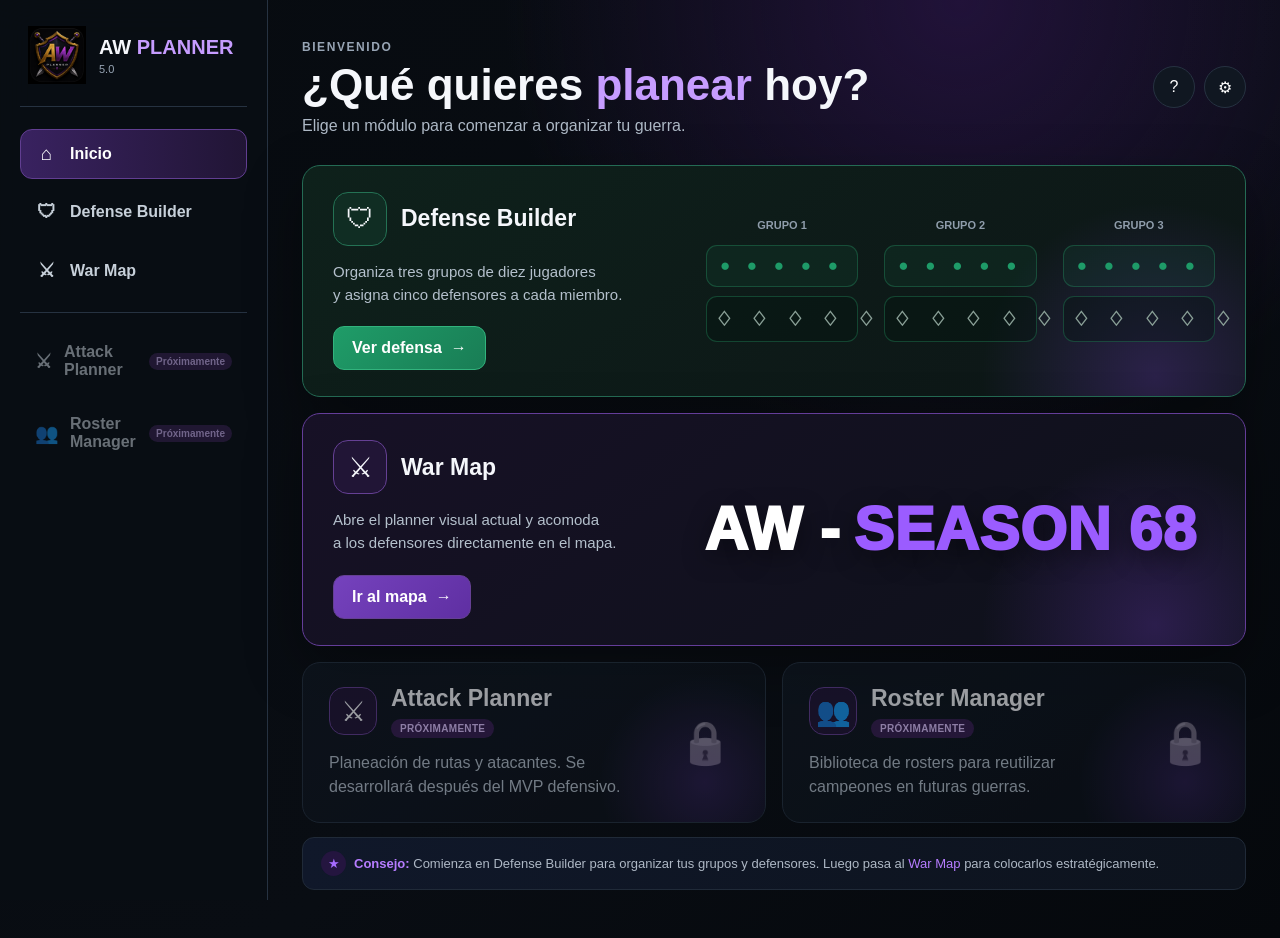
<file: mobile.html>
<!doctype html><html lang="es"><head><meta charset="utf-8"><meta http-equiv="refresh" content="0; url=index.html"><link rel="canonical" href="index.html"><title>AW Planner</title><script>location.replace("index.html")</script></head><body><a href="index.html">Abrir AW Planner</a></body></html>
</file>
<file: css/app.css>
:root{--bg:#070b10;--panel:#0d131b;--panel2:#111923;--line:#263241;--text:#f5f7fb;--muted:#98a5b5;--purple:#9b5cff;--purple2:#c69cff;--green:#28c784;--gold:#e9ba59;--danger:#ef6672;--shadow:0 20px 55px rgba(0,0,0,.35)}
*{box-sizing:border-box;-webkit-tap-highlight-color:transparent}html{background:var(--bg)}body{margin:0;min-height:100vh;background:radial-gradient(circle at 75% 0,#211239 0,transparent 34%),linear-gradient(140deg,#070b10,#090d13 58%,#05080c);color:var(--text);font-family:Inter,Segoe UI,Arial,sans-serif}a{color:inherit;text-decoration:none}button,input{font:inherit}.app-shell{min-height:100vh;display:grid;grid-template-columns:268px minmax(0,1fr)}.sidebar{position:sticky;top:0;height:100vh;padding:26px 20px;border-right:1px solid var(--line);background:rgba(9,14,20,.94);backdrop-filter:blur(18px);display:flex;flex-direction:column}.brand-lockup{display:flex;align-items:center;gap:13px;padding:0 8px 22px;border-bottom:1px solid var(--line)}.brand-lockup img{width:58px;height:58px;object-fit:contain}.brand-lockup strong{display:block;font-size:20px}.brand-lockup span{color:var(--purple2);font-weight:800}.version{font-size:11px;color:var(--muted);margin-top:4px}.nav{display:grid;gap:8px;margin-top:22px}.nav-link{display:flex;align-items:center;gap:12px;padding:13px 14px;border-radius:12px;color:#c7d0da;font-weight:700;border:1px solid transparent}.nav-link:hover{background:#141c26;border-color:#293546}.nav-link.active{background:linear-gradient(90deg,#392260,#211535);border-color:#613e91;color:#fff}.nav-link.disabled{opacity:.5;cursor:default}.nav-icon{width:23px;text-align:center;font-size:19px}.badge{margin-left:auto;font-size:10px;padding:3px 7px;border-radius:99px;background:#382253;color:#d8baff}.sidebar-note{margin-top:auto;padding:16px;border:1px solid var(--line);border-radius:14px;background:#0c1219}.sidebar-note strong{color:var(--purple2)}.sidebar-note p{margin:5px 0 0;color:var(--muted);font-size:13px;line-height:1.5}.main{min-width:0;padding:28px 34px 48px}.topbar{display:flex;align-items:center;justify-content:space-between;gap:20px;margin-bottom:30px}.eyebrow{color:var(--muted);font-size:12px;font-weight:800;letter-spacing:.13em;text-transform:uppercase}.topbar h1{font-size:clamp(28px,4vw,44px);line-height:1.08;margin:7px 0 0}.topbar h1 span{color:var(--purple2)}.top-actions{display:flex;gap:9px}.round-btn{width:42px;height:42px;border-radius:50%;display:grid;place-items:center;border:1px solid var(--line);background:#101721;color:#fff}.module-grid{display:grid;grid-template-columns:repeat(2,minmax(0,1fr));gap:20px}.module-card{position:relative;min-height:245px;border:1px solid var(--line);border-radius:18px;padding:25px;overflow:hidden;background:linear-gradient(145deg,#101721,#0b1118);box-shadow:var(--shadow);display:flex;flex-direction:column}.module-card::after{content:"";position:absolute;inset:auto -50px -70px auto;width:220px;height:220px;border-radius:50%;background:radial-gradient(circle,#733cc54a,transparent 68%)}.module-card.primary{border-color:#643d99;background:linear-gradient(145deg,#171126,#0d1119)}.module-card.defense{border-color:#246b54;background:linear-gradient(145deg,#0e211b,#0d1516)}.module-card.locked{opacity:.62;box-shadow:none}.module-head{display:flex;align-items:center;gap:14px;position:relative;z-index:1}.module-icon{width:54px;height:54px;border-radius:15px;display:grid;place-items:center;font-size:28px;background:#211536;border:1px solid #654094}.defense .module-icon{background:#102d23;border-color:#247254}.module-card h2{margin:0;font-size:23px}.module-card p{position:relative;z-index:1;color:#b4c0cc;line-height:1.55;max-width:480px;margin:16px 0 24px}.module-actions{margin-top:auto;position:relative;z-index:1}.btn{border:1px solid #654094;border-radius:11px;padding:12px 18px;background:linear-gradient(135deg,#7542bd,#5f2fa2);color:#fff;font-weight:800;display:inline-flex;align-items:center;gap:9px}.btn.green{background:linear-gradient(135deg,#1f9c68,#197d55);border-color:#32b37d}.btn.ghost{background:#111820;border-color:#334051;color:#aab5c1}.preview{position:absolute;right:22px;bottom:18px;width:44%;height:105px;opacity:.55;z-index:0}.preview-map{background:radial-gradient(circle at 50% 50%,#ec7d36 0 5%,transparent 6%),linear-gradient(32deg,transparent 47%,#9c68dc 48% 50%,transparent 51%),linear-gradient(-32deg,transparent 47%,#63778f 48% 50%,transparent 51%);filter:drop-shadow(0 0 15px #7c45c6)}.preview-champs{display:flex;align-items:end;justify-content:end;gap:7px}.preview-champs img{width:58px;height:58px;object-fit:cover;border:2px solid #2d9d70;border-radius:11px;background:#080b0f}.section-title{margin:34px 0 15px;font-size:18px}.flow{display:grid;grid-template-columns:1fr auto 1fr;align-items:center;gap:14px;padding:18px;border:1px solid var(--line);border-radius:16px;background:#0b1118}.flow-step{display:flex;align-items:center;gap:14px}.flow-number{width:36px;height:36px;border-radius:50%;display:grid;place-items:center;background:#26173e;color:var(--purple2);font-weight:900}.flow-step strong{display:block}.flow-step small{color:var(--muted)}.flow-arrow{color:var(--purple2);font-size:24px}.mobile-top{display:none}.placeholder{max-width:980px;margin:auto}.placeholder-card{border:1px solid var(--line);border-radius:20px;background:#0d141c;box-shadow:var(--shadow);padding:30px}.group-tabs{display:flex;gap:8px;margin:20px 0}.group-tab{border:1px solid #354253;background:#111923;color:#cbd4df;padding:10px 18px;border-radius:10px;font-weight:800}.group-tab.active{background:#173b2d;border-color:#2b9b6c;color:#fff}.placeholder-grid{display:grid;grid-template-columns:repeat(2,minmax(0,1fr));gap:13px}.player-skeleton{height:92px;border:1px dashed #384454;border-radius:14px;background:linear-gradient(100deg,#111923,#16202b,#111923);background-size:220% 100%;animation:pulse 2.2s infinite}.coming-note{color:var(--muted);line-height:1.7}@keyframes pulse{to{background-position:-220% 0}}
@media(max-width:860px){.app-shell{display:block}.sidebar{display:none}.mobile-top{position:sticky;top:0;z-index:20;display:flex;align-items:center;gap:12px;padding:12px 16px;border-bottom:1px solid var(--line);background:#0a1017eF;backdrop-filter:blur(15px)}.mobile-top img{width:42px;height:42px;object-fit:contain}.mobile-top strong{flex:1}.mobile-menu{border:1px solid var(--line);background:#141c25;color:#fff;border-radius:10px;width:42px;height:42px}.mobile-nav{display:none;position:fixed;z-index:25;inset:67px 12px auto;border:1px solid var(--line);background:#0b1118;border-radius:15px;padding:10px;box-shadow:var(--shadow)}.mobile-nav.open{display:grid;gap:7px}.main{padding:23px 16px 40px}.topbar{align-items:flex-start}.top-actions{display:none}.module-grid{grid-template-columns:1fr}.module-card{min-height:220px}.flow{grid-template-columns:1fr}.flow-arrow{transform:rotate(90deg);text-align:center}.placeholder-grid{grid-template-columns:1fr}}
@media(max-width:470px){.module-card{padding:20px}.preview{opacity:.25;width:55%}.topbar h1{font-size:30px}.group-tabs{overflow:auto}.placeholder-card{padding:20px}}

/* Dashboard 5.0 — Sprint 1 refresh */
.mobile-nav{display:none}
.nav-divider{height:1px;background:var(--line);margin:8px 0}
.dashboard-main{max-width:1600px;width:100%;margin:0 auto;padding-top:40px}
.hero-copy{color:#aeb9c6;margin:8px 0 0;font-size:16px}
.dashboard-modules{display:grid;gap:16px}
.module-card-wide{min-height:228px;display:grid;grid-template-columns:minmax(330px,.8fr) minmax(420px,1.2fr);align-items:center;padding:26px 30px}
.module-card-wide .card-copy{position:relative;z-index:3}
.featured-step p{margin:14px 0 20px;font-size:15px}
.step-label{display:inline-flex;margin-top:7px;padding:4px 9px;border-radius:999px;font-size:10px;font-weight:900;letter-spacing:.03em;text-transform:uppercase}
.green-label{background:#124d36;color:#9df1c8}.purple-label{background:#372052;color:#dfc4ff}
.future-grid{display:grid;grid-template-columns:repeat(2,minmax(0,1fr));gap:16px}
.compact-card{min-height:155px;padding:22px 26px}.compact-card p{margin:13px 80px 0 0}.compact-card .module-icon{width:48px;height:48px}.lock-mark{position:absolute;right:34px;top:50%;transform:translateY(-50%);font-size:42px;filter:grayscale(1);opacity:.65}
.module-card-wide::after{width:360px;height:360px;right:-90px;bottom:-160px}
.defense-visual{display:grid;grid-template-columns:repeat(3,minmax(110px,1fr));gap:26px;align-items:center;position:relative;z-index:2;padding-left:20px}
.mini-group{text-align:center;color:#8f9dab;font-size:11px;font-weight:800}.mini-group>span{display:block;margin-bottom:14px}.people-row,.shield-row{border:1px solid rgba(37,154,105,.35);border-radius:11px;padding:10px 8px;letter-spacing:6px;white-space:nowrap}.people-row{color:#1e9b68;background:rgba(19,79,55,.22);font-size:17px}.shield-row{color:#8aa097;margin-top:9px;background:rgba(5,20,15,.36);font-size:20px}
.war-visual{position:relative;height:168px;min-width:440px;overflow:hidden;border-radius:16px;background:radial-gradient(circle at 60% 50%,rgba(100,48,158,.24),transparent 38%)}
.war-lines{position:absolute;inset:15px;background:linear-gradient(24deg,transparent 48%,rgba(155,92,255,.32) 49% 50%,transparent 51%),linear-gradient(-20deg,transparent 47%,rgba(104,128,166,.3) 48% 49%,transparent 50%),linear-gradient(90deg,transparent 49%,rgba(155,92,255,.2) 50%,transparent 51%);filter:drop-shadow(0 0 10px rgba(155,92,255,.35))}
.war-core{position:absolute;left:57%;top:50%;transform:translate(-50%,-50%);width:74px;height:74px;border-radius:50%;display:grid;place-items:center;font-weight:1000;color:#f2b45f;background:radial-gradient(circle,#2b1820 28%,#8d3b1d 29% 37%,#1a1016 39%);box-shadow:0 0 25px rgba(238,112,38,.5);border:2px solid #bd5e29}
.node{position:absolute;width:16px;height:16px;border-radius:50%;background:#9b5cff;box-shadow:0 0 14px currentColor}.n1{left:18%;top:30%}.n2{left:34%;top:67%;background:#f17b32}.n3{left:49%;top:18%}.n4{left:71%;top:32%}.n5{left:83%;top:69%;background:#35a5e7}.n6{left:63%;top:76%;background:#fff}.n7{left:91%;top:35%;background:#fff}
.dashboard-tip{margin-top:14px;padding:13px 18px;border:1px solid #202a38;border-radius:12px;background:linear-gradient(90deg,#10182a,#0d131d);color:#aeb8c5;font-size:13px}.dashboard-tip strong,.dashboard-tip span{color:#b67cff}.tip-star{display:inline-grid;place-items:center;width:25px;height:25px;border-radius:50%;margin-right:8px;background:#24153f;color:#a76cff!important}.mission-note{display:grid;grid-template-columns:auto 1fr;gap:8px 10px;align-items:center}.mission-note .mission-icon{grid-row:1/3;font-size:20px}.mission-note p{margin:0;color:#d5dce5}.mission-note strong{color:var(--purple2)}.mission-note small{color:#8794a3;grid-column:2}
@media(max-width:1100px){.module-card-wide{grid-template-columns:1fr}.defense-visual,.war-visual{margin-top:18px;padding-left:0;min-width:0}.module-card-wide{min-height:310px}}
@media(max-width:860px){.mobile-nav{display:none}.mobile-nav.open{display:grid}.dashboard-main{padding-top:23px}.future-grid{grid-template-columns:1fr}.module-card-wide{padding:22px}.defense-visual{grid-template-columns:1fr;gap:10px}.mini-group{display:grid;grid-template-columns:85px 1fr 1fr;gap:8px;align-items:center}.mini-group>span{margin:0}.shield-row{margin:0}.war-visual{height:130px}.dashboard-tip{line-height:1.5}}
@media(max-width:560px){.module-card-wide{min-height:auto}.war-visual,.defense-visual{display:none}.compact-card p{margin-right:0}.lock-mark{display:none}}

/* Sprint 1 final dashboard lock */
.war-season{position:relative;z-index:2;display:flex;align-items:center;justify-content:center;gap:.22em;min-height:168px;padding:0 24px;font-size:clamp(34px,4.7vw,76px);font-weight:1000;letter-spacing:.01em;white-space:nowrap;text-align:center;text-shadow:0 8px 26px rgba(0,0,0,.45)}
.war-season span{color:#fff}
.war-season strong{color:var(--purple);font:inherit}
@media(max-width:1100px){.war-season{min-height:120px;margin-top:10px}}
@media(max-width:560px){.war-season{display:none}}
</file>
